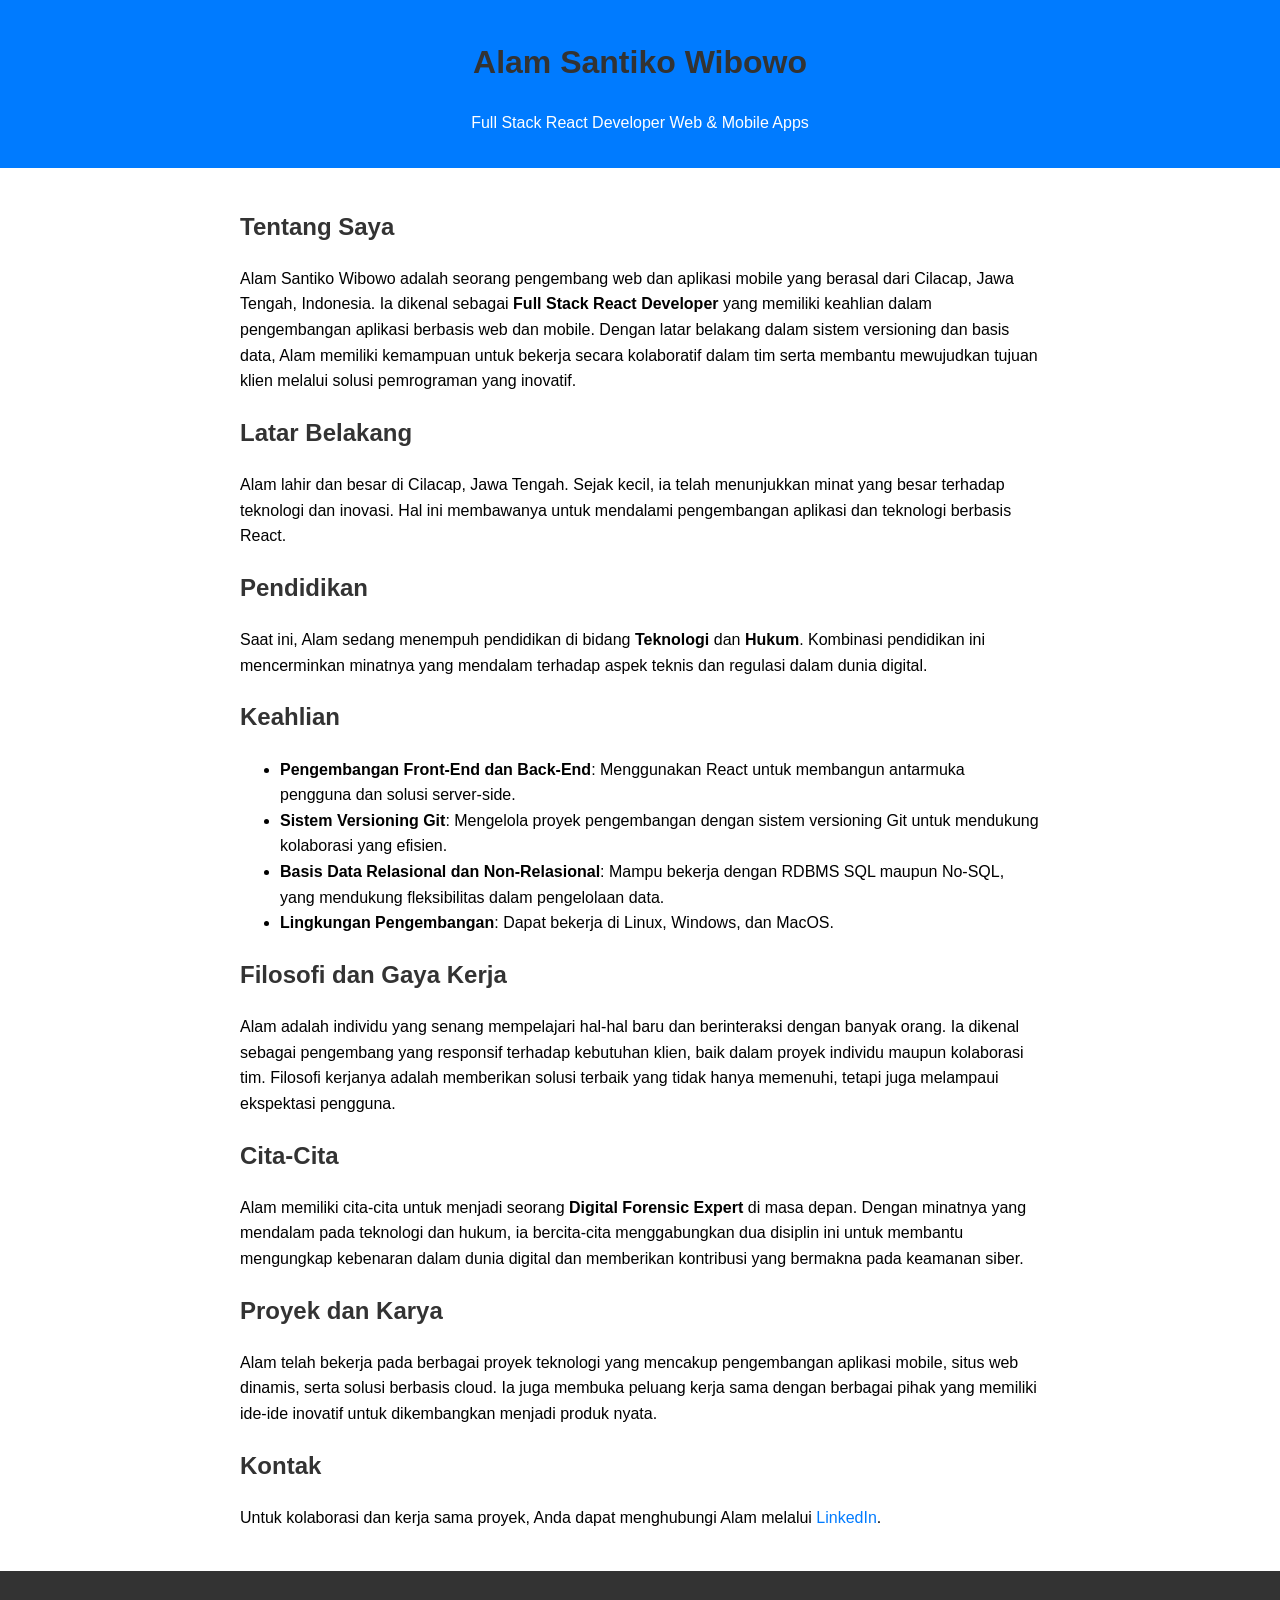
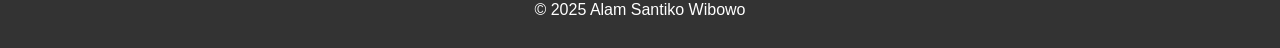
<file: design1/index.html>
<!DOCTYPE html>
<html lang="id">
<head>
    <meta charset="UTF-8">
    <meta name="viewport" content="width=device-width, initial-scale=1.0">
    <title>Alam Santiko Wibowo - Full Stack React Developer</title>
    <style>
        body {
            font-family: Arial, sans-serif;
            margin: 0;
            padding: 0;
            line-height: 1.6;
        }
        header {
            background: #007BFF;
            color: #fff;
            padding: 1rem 0;
            text-align: center;
        }
        .container {
            padding: 20px;
            max-width: 800px;
            margin: auto;
        }
        section {
            margin-bottom: 20px;
        }
        h1, h2 {
            color: #333;
        }
        footer {
            background: #333;
            color: #fff;
            text-align: center;
            padding: 10px 0;
            position: relative;
            bottom: 0;
            width: 100%;
        }
        a {
            color: #007BFF;
            text-decoration: none;
        }
        a:hover {
            text-decoration: underline;
        }
    </style>
</head>
<body>
    <header>
        <h1>Alam Santiko Wibowo</h1>
        <p>Full Stack React Developer Web & Mobile Apps</p>
    </header>
    <div class="container">
        <section id="about">
            <h2>Tentang Saya</h2>
            <p>Alam Santiko Wibowo adalah seorang pengembang web dan aplikasi mobile yang berasal dari Cilacap, Jawa Tengah, Indonesia. Ia dikenal sebagai <strong>Full Stack React Developer</strong> yang memiliki keahlian dalam pengembangan aplikasi berbasis web dan mobile. Dengan latar belakang dalam sistem versioning dan basis data, Alam memiliki kemampuan untuk bekerja secara kolaboratif dalam tim serta membantu mewujudkan tujuan klien melalui solusi pemrograman yang inovatif.</p>
        </section>

        <section id="background">
            <h2>Latar Belakang</h2>
            <p>Alam lahir dan besar di Cilacap, Jawa Tengah. Sejak kecil, ia telah menunjukkan minat yang besar terhadap teknologi dan inovasi. Hal ini membawanya untuk mendalami pengembangan aplikasi dan teknologi berbasis React.</p>
        </section>

        <section id="education">
            <h2>Pendidikan</h2>
            <p>Saat ini, Alam sedang menempuh pendidikan di bidang <strong>Teknologi</strong> dan <strong>Hukum</strong>. Kombinasi pendidikan ini mencerminkan minatnya yang mendalam terhadap aspek teknis dan regulasi dalam dunia digital.</p>
        </section>

        <section id="skills">
            <h2>Keahlian</h2>
            <ul>
                <li><strong>Pengembangan Front-End dan Back-End</strong>: Menggunakan React untuk membangun antarmuka pengguna dan solusi server-side.</li>
                <li><strong>Sistem Versioning Git</strong>: Mengelola proyek pengembangan dengan sistem versioning Git untuk mendukung kolaborasi yang efisien.</li>
                <li><strong>Basis Data Relasional dan Non-Relasional</strong>: Mampu bekerja dengan RDBMS SQL maupun No-SQL, yang mendukung fleksibilitas dalam pengelolaan data.</li>
                <li><strong>Lingkungan Pengembangan</strong>: Dapat bekerja di Linux, Windows, dan MacOS.</li>
            </ul>
        </section>

        <section id="philosophy">
            <h2>Filosofi dan Gaya Kerja</h2>
            <p>Alam adalah individu yang senang mempelajari hal-hal baru dan berinteraksi dengan banyak orang. Ia dikenal sebagai pengembang yang responsif terhadap kebutuhan klien, baik dalam proyek individu maupun kolaborasi tim. Filosofi kerjanya adalah memberikan solusi terbaik yang tidak hanya memenuhi, tetapi juga melampaui ekspektasi pengguna.</p>
        </section>

        <section id="goals">
            <h2>Cita-Cita</h2>
            <p>Alam memiliki cita-cita untuk menjadi seorang <strong>Digital Forensic Expert</strong> di masa depan. Dengan minatnya yang mendalam pada teknologi dan hukum, ia bercita-cita menggabungkan dua disiplin ini untuk membantu mengungkap kebenaran dalam dunia digital dan memberikan kontribusi yang bermakna pada keamanan siber.</p>
        </section>

        <section id="projects">
            <h2>Proyek dan Karya</h2>
            <p>Alam telah bekerja pada berbagai proyek teknologi yang mencakup pengembangan aplikasi mobile, situs web dinamis, serta solusi berbasis cloud. Ia juga membuka peluang kerja sama dengan berbagai pihak yang memiliki ide-ide inovatif untuk dikembangkan menjadi produk nyata.</p>
        </section>

        <section id="contact">
            <h2>Kontak</h2>
            <p>Untuk kolaborasi dan kerja sama proyek, Anda dapat menghubungi Alam melalui <a href="https://www.linkedin.com/in/alam-santiko-wibowo/" target="_blank">LinkedIn</a>.</p>
        </section>
    </div>
    <footer>
        <p>&copy; 2025 Alam Santiko Wibowo</p>
    </footer>
</body>
</html>
</file>
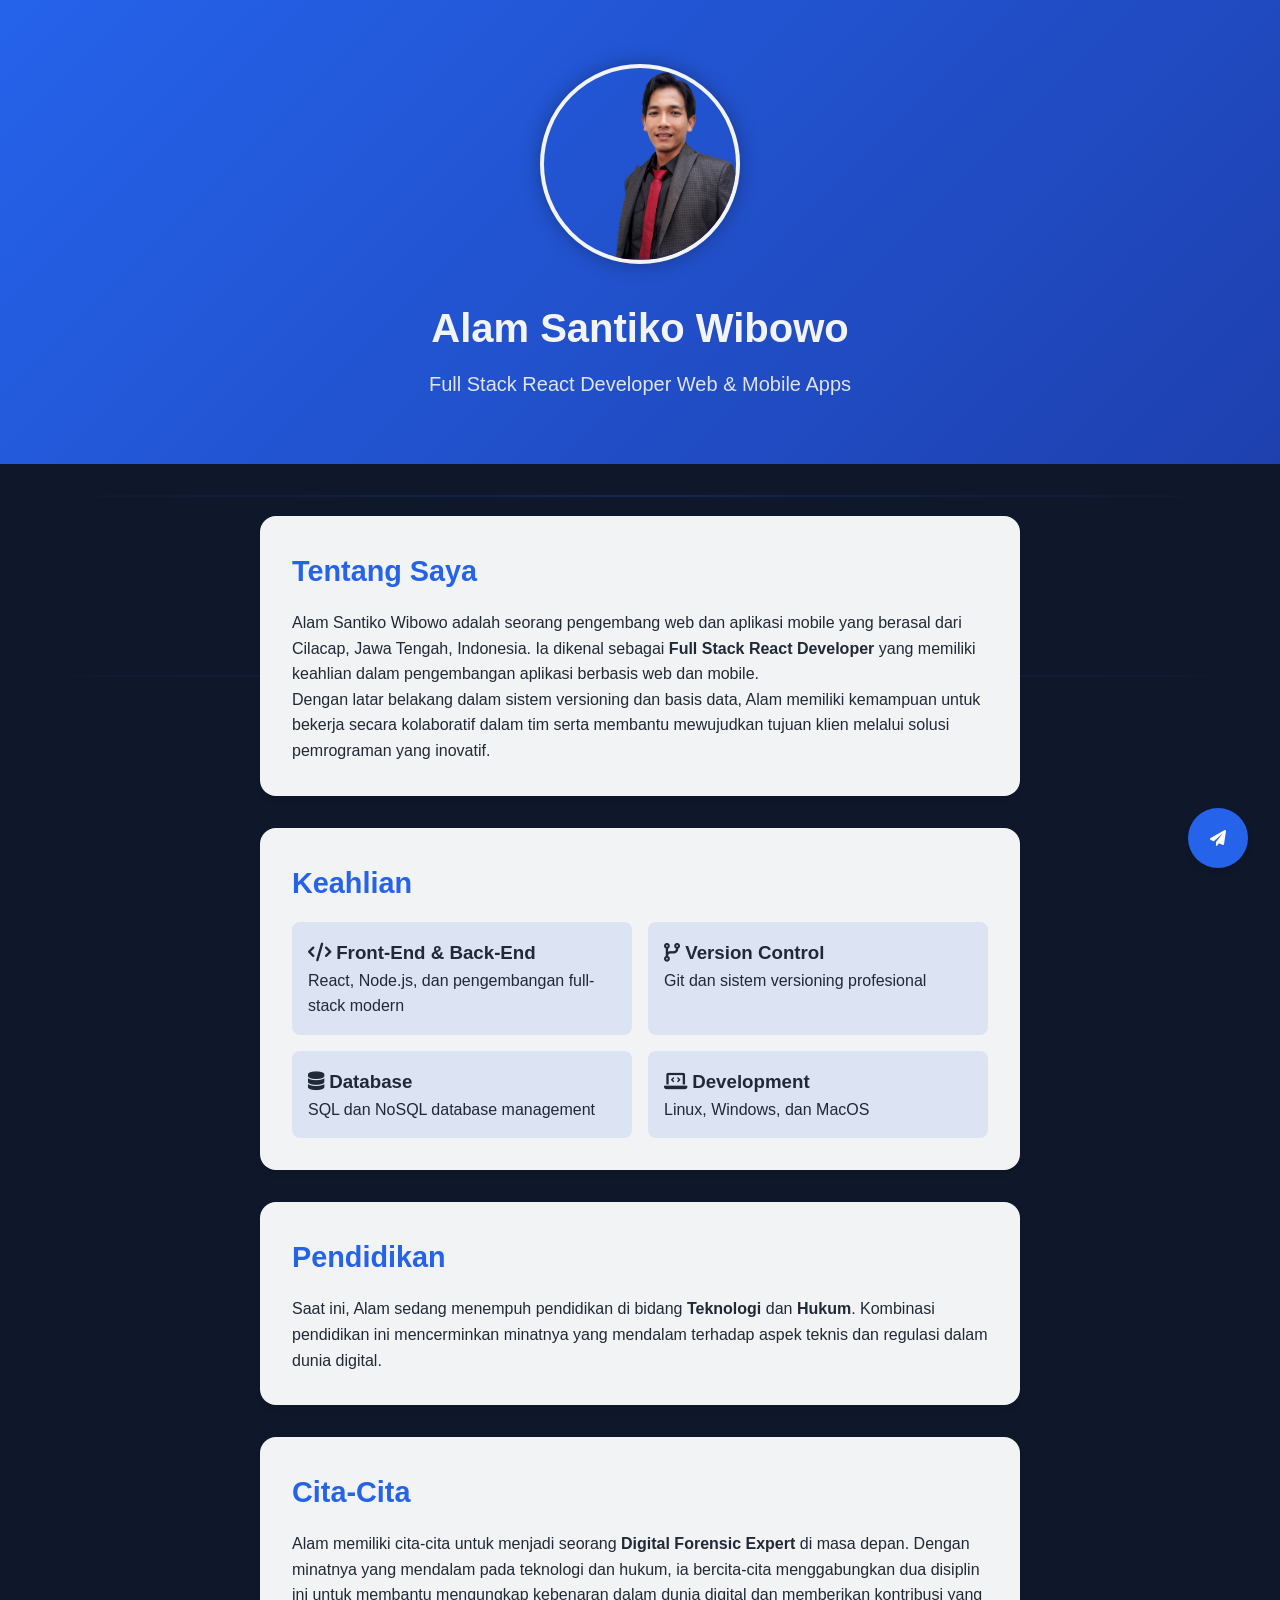
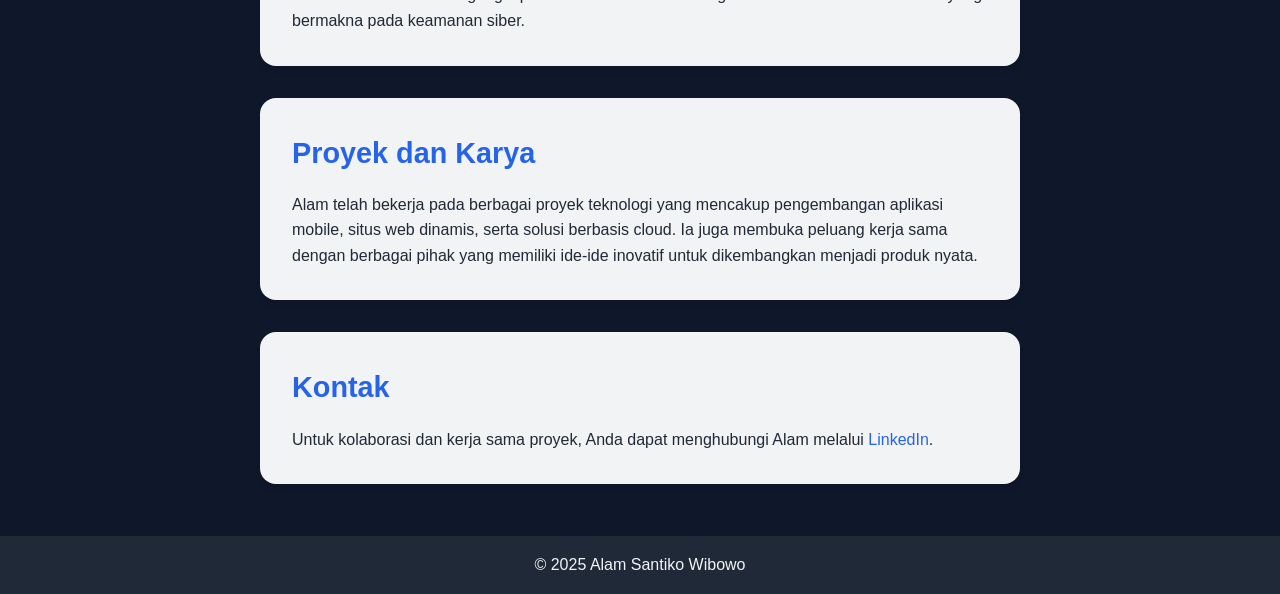
<file: design3/index.html>
<!DOCTYPE html>
<html lang="id">

<head>
    <meta charset="UTF-8">
    <meta name="viewport" content="width=device-width, initial-scale=1.0">
    <title>Alam Santiko Wibowo - Full Stack React Developer</title>
    <link href="https://cdnjs.cloudflare.com/ajax/libs/font-awesome/6.0.0/css/all.min.css" rel="stylesheet">
    <style>
        :root {
            --primary-color: #2563eb;
            --secondary-color: #1e40af;
            --text-color: #1f2937;
            --light-text: #f3f4f6;
            --background: #0f172a;
            --card-bg: rgba(255, 255, 255, 0.95);
        }

        * {
            margin: 0;
            padding: 0;
            box-sizing: border-box;
        }

        @keyframes float {
            0% {
                transform: translateY(0px);
            }

            50% {
                transform: translateY(-20px);
            }

            100% {
                transform: translateY(0px);
            }
        }

        @keyframes slide {
            0% {
                transform: translateX(-100%);
            }

            100% {
                transform: translateX(100%);
            }
        }

        @keyframes pulse {
            0% {
                transform: scale(1);
                box-shadow: 0 0 0 0 rgba(37, 99, 235, 0.7);
            }

            70% {
                transform: scale(1.05);
                box-shadow: 0 0 0 10px rgba(37, 99, 235, 0);
            }

            100% {
                transform: scale(1);
                box-shadow: 0 0 0 0 rgba(37, 99, 235, 0);
            }
        }

        body {
            font-family: 'Inter', Arial, sans-serif;
            line-height: 1.6;
            background: var(--background);
            color: var(--text-color);
            overflow-x: hidden;
        }

        .tech-background {
            position: fixed;
            top: 0;
            left: 0;
            right: 0;
            bottom: 0;
            z-index: -1;
            overflow: hidden;
        }

        .tech-line {
            position: absolute;
            background: linear-gradient(90deg, transparent, var(--primary-color), transparent);
            height: 2px;
            width: 100%;
            animation: slide 8s linear infinite;
            opacity: 0.2;
        }

        .tech-line:nth-child(1) {
            top: 15%;
            animation-delay: 0s;
        }

        .tech-line:nth-child(2) {
            top: 35%;
            animation-delay: 2s;
        }

        .tech-line:nth-child(3) {
            top: 55%;
            animation-delay: 4s;
        }

        .tech-line:nth-child(4) {
            top: 75%;
            animation-delay: 6s;
        }

        /* Hero Section with Avatar */
        .hero {
            background: linear-gradient(135deg, var(--primary-color), var(--secondary-color));
            color: var(--light-text);
            padding: 4rem 0;
            text-align: center;
            position: relative;
            overflow: hidden;
        }

        .avatar-container {
            width: 200px;
            height: 200px;
            margin: 0 auto 2rem;
            border-radius: 50%;
            overflow: hidden;
            border: 4px solid var(--light-text);
            box-shadow: 0 0 20px rgba(0, 0, 0, 0.3);
            animation: float 6s ease-in-out infinite;
        }

        .avatar-container img {
            width: 100%;
            height: 100%;
            object-fit: contain;
        }

        .hero h1 {
            font-size: 2.5rem;
            margin-bottom: 0.5rem;
        }

        .hero p {
            font-size: 1.25rem;
            opacity: 0.9;
        }

        .container {
            max-width: 800px;
            margin: auto;
            padding: 20px;
            position: relative;
        }

        section {
            background: var(--card-bg);
            margin: 2rem 0;
            padding: 2rem;
            border-radius: 1rem;
            box-shadow: 0 4px 6px -1px rgba(0, 0, 0, 0.1);
            transition: transform 0.3s ease;
        }

        section:hover {
            transform: translateY(-5px);
        }

        /* Floating Action Button */
        .fab {
            position: fixed;
            bottom: 2rem;
            right: 2rem;
            width: 60px;
            height: 60px;
            background: var(--primary-color);
            border-radius: 50%;
            display: flex;
            align-items: center;
            justify-content: center;
            color: white;
            text-decoration: none;
            box-shadow: 0 4px 6px rgba(0, 0, 0, 0.1);
            cursor: pointer;
            transition: all 0.3s ease;
            animation: pulse 2s infinite;
            z-index: 1000;
        }

        .fab:hover {
            transform: scale(1.1);
            background: var(--secondary-color);
        }

        .fab i {
            font-size: 32px;
        }

        h2 {
            color: var(--primary-color);
            margin-bottom: 1rem;
            font-size: 1.8rem;
        }

        ul {
            list-style-position: inside;
            padding-left: 1rem;
        }

        li {
            margin: 0.5rem 0;
        }

        a {
            color: var(--primary-color);
            text-decoration: none;
            transition: color 0.3s ease;
        }

        a:hover {
            color: var(--secondary-color);
        }

        footer {
            background: var(--text-color);
            color: var(--light-text);
            text-align: center;
            padding: 1rem 0;
            position: relative;
            width: 100%;
        }

        /* Skills Grid */
        .skills-grid {
            display: grid;
            grid-template-columns: repeat(auto-fit, minmax(250px, 1fr));
            gap: 1rem;
            margin-top: 1rem;
        }

        .skill-card {
            background: rgba(37, 99, 235, 0.1);
            padding: 1rem;
            border-radius: 0.5rem;
            transition: all 0.3s ease;
        }

        .skill-card:hover {
            background: rgba(37, 99, 235, 0.2);
            transform: translateY(-2px);
        }

        @media (max-width: 768px) {
            .container {
                padding: 10px;
            }

            section {
                padding: 1rem;
            }

            .hero h1 {
                font-size: 2rem;
            }

            .avatar-container {
                width: 150px;
                height: 150px;
            }
        }
    </style>
    <style>
        .chat-widget {
            position: fixed;
            bottom: 80px;
            right: 2rem;
            width: 300px;
            background: white;
            border-radius: 1rem;
            box-shadow: 0 4px 12px rgba(0, 0, 0, 0.15);
            transform: scale(0);
            opacity: 0;
            transform-origin: bottom right;
            transition: all 0.3s ease;
            z-index: 999;
        }

        .chat-widget.active {
            transform: scale(1);
            opacity: 1;
        }

        .chat-header {
            background: var(--primary-color);
            color: white;
            padding: 1rem;
            border-radius: 1rem 1rem 0 0;
            display: flex;
            align-items: center;
            gap: 1rem;
        }

        .chat-header img {
            width: 40px;
            height: 40px;
            border-radius: 50%;
            border: 2px solid white;
        }

        .chat-header-info h3 {
            margin: 0;
            font-size: 1rem;
        }

        .chat-header-info p {
            margin: 0;
            font-size: 0.8rem;
            opacity: 0.8;
        }

        .chat-body {
            padding: 1rem;
            max-height: 300px;
            overflow-y: auto;
        }

        .chat-message {
            margin-bottom: 1rem;
            padding: 0.8rem;
            border-radius: 0.5rem;
            max-width: 80%;
            position: relative;
        }

        .chat-message.received {
            background: #f0f0f0;
            margin-right: auto;
        }

        .chat-message.sent {
            background: var(--primary-color);
            color: white;
            margin-left: auto;
        }

        .chat-bubble {
            position: relative;
            background: var(--primary-color);
            color: var(--light-text);
            padding: 1rem;
            border-radius: 1rem;
            margin: 1rem 0;
            max-width: 80%;
        }

        .chat-bubble::after {
            content: '';
            position: absolute;
            left: -15px;
            top: 50%;
            border: 8px solid transparent;
            border-right-color: var(--primary-color);
            transform: translateY(-50%);
        }

        .chat-bubble.right {
            margin-left: auto;
            background: var(--secondary-color);
        }

        .chat-bubble.right::after {
            left: auto;
            right: -15px;
            border-right-color: transparent;
            border-left-color: var(--secondary-color);
        }

        

        .chat-footer {
            padding: 1rem;
            border-top: 1px solid #eee;
            display: flex;
            gap: 0.5rem;
        }

        .chat-input {
            flex: 1;
            padding: 0.5rem;
            border: 1px solid #ddd;
            border-radius: 1.5rem;
            outline: none;
        }

        .chat-send {
            background: var(--primary-color);
            color: white;
            border: none;
            width: 40px;
            height: 40px;
            border-radius: 50%;
            cursor: pointer;
            display: flex;
            align-items: center;
            justify-content: center;
            transition: background 0.3s ease;
        }

        .chat-send:hover {
            background: var(--secondary-color);
        }
    </style>
</head>

<body>
    <div class="tech-background">
        <div class="tech-line"></div>
        <div class="tech-line"></div>
        <div class="tech-line"></div>
        <div class="tech-line"></div>
    </div>

    <div class="hero">
        <div class="avatar-container">
            <img src="../images/avatar.png" alt="Alam Santiko Wibowo">
        </div>
        <h1>Alam Santiko Wibowo</h1>
        <p>Full Stack React Developer Web & Mobile Apps</p>
    </div>

    <div class="container">
        <section id="about">
            <h2>Tentang Saya</h2>
            <p>Alam Santiko Wibowo adalah seorang pengembang web dan aplikasi mobile yang berasal dari Cilacap, Jawa
                Tengah, Indonesia. Ia dikenal sebagai <strong>Full Stack React Developer</strong> yang memiliki keahlian
                dalam pengembangan aplikasi berbasis web dan mobile.</p>
            <p>Dengan latar belakang dalam sistem versioning dan basis data, Alam memiliki kemampuan untuk bekerja
                secara kolaboratif dalam tim serta membantu mewujudkan tujuan klien melalui solusi pemrograman yang
                inovatif.</p>
        </section>

        <section id="skills">
            <h2>Keahlian</h2>
            <div class="skills-grid">
                <div class="skill-card">
                    <h3><i class="fas fa-code"></i> Front-End & Back-End</h3>
                    <p>React, Node.js, dan pengembangan full-stack modern</p>
                </div>
                <div class="skill-card">
                    <h3><i class="fas fa-code-branch"></i> Version Control</h3>
                    <p>Git dan sistem versioning profesional</p>
                </div>
                <div class="skill-card">
                    <h3><i class="fas fa-database"></i> Database</h3>
                    <p>SQL dan NoSQL database management</p>
                </div>
                <div class="skill-card">
                    <h3><i class="fas fa-laptop-code"></i> Development</h3>
                    <p>Linux, Windows, dan MacOS</p>
                </div>
            </div>
        </section>

        <section id="education">
            <h2>Pendidikan</h2>
            <p>Saat ini, Alam sedang menempuh pendidikan di bidang <strong>Teknologi</strong> dan
                <strong>Hukum</strong>. Kombinasi pendidikan ini mencerminkan minatnya yang mendalam terhadap aspek
                teknis dan regulasi dalam dunia digital.</p>
        </section>

        <section id="goals">
            <h2>Cita-Cita</h2>
            <p>Alam memiliki cita-cita untuk menjadi seorang <strong>Digital Forensic Expert</strong> di masa depan.
                Dengan minatnya yang mendalam pada teknologi dan hukum, ia bercita-cita menggabungkan dua disiplin ini
                untuk membantu mengungkap kebenaran dalam dunia digital dan memberikan kontribusi yang bermakna pada
                keamanan siber.</p>
        </section>

        <section id="projects">
            <h2>Proyek dan Karya</h2>
            <p>Alam telah bekerja pada berbagai proyek teknologi yang mencakup pengembangan aplikasi mobile, situs web
                dinamis, serta solusi berbasis cloud. Ia juga membuka peluang kerja sama dengan berbagai pihak yang
                memiliki ide-ide inovatif untuk dikembangkan menjadi produk nyata.</p>
        </section>

        <section id="contact">
            <h2>Kontak</h2>
            <p>Untuk kolaborasi dan kerja sama proyek, Anda dapat menghubungi Alam melalui <a
                    href="https://www.linkedin.com/in/alam-santiko-wibowo/" target="_blank">LinkedIn</a>.</p>
        </section>
    </div>

    <!-- Chat Widget -->
    <div class="chat-widget" id="chatWidget">
        <div class="chat-header">
            <img src="../images/avatar.png" style="width: 40px; height: 40px;" alt="Alam Santiko Wibowo">
            <div class="chat-header-info">
                <h3>Alam Santiko Wibowo</h3>
                <p>Full Stack Developer</p>
            </div>
        </div>
        <div class="chat-body">
            <div class="chat-bubble">
                Halo! Terima kasih telah menghubungi saya. Ada yang bisa saya bantu?
            </div>
            <div class="chat-bubble right">
                Saya tertarik dengan layanan pengembangan web Anda.
            </div>
            <div class="chat-bubble">
                Tentu, saya siap membantu Anda mengembangkan solusi web yang sesuai dengan kebutuhan Anda. Bisa
                dijelaskan lebih detail tentang proyek yang Anda inginkan?
            </div>
        </div>
        <div class="chat-footer">
            <input type="text" class="chat-input" placeholder="Ketik pesan...">
            <button class="chat-send">
                <i class="fas fa-paper-plane"></i>
            </button>
        </div>
    </div>

    <!-- Floating Action Button -->
    <i class="fab fas fa-paper-plane" id="chatButton"></i>

    <script>
        // Chat Widget Toggle
        const chatButton = document.getElementById('chatButton');
        const chatWidget = document.getElementById('chatWidget');
        let isOpen = false;

        chatButton.addEventListener('click', () => {
            isOpen = !isOpen;
            chatWidget.classList.toggle('active', isOpen);
        });

        // Close chat when clicking outside
        document.addEventListener('click', (event) => {
            if (!chatWidget.contains(event.target) && !chatButton.contains(event.target) && isOpen) {
                isOpen = false;
                chatWidget.classList.remove('active');
            }
        });

        // Send message functionality
        const chatInput = document.querySelector('.chat-input');
        const sendButton = document.querySelector('.chat-send');
        const chatBody = document.querySelector('.chat-body');

        function sendMessage() {
            const message = chatInput.value.trim();
            if (message) {
                // Create and append new message
                const messageDiv = document.createElement('div');
                messageDiv.className = 'chat-bubble right';
                messageDiv.textContent = message;
                chatBody.appendChild(messageDiv);

                // Clear input
                chatInput.value = '';

                // Scroll to bottom
                chatBody.scrollTop = chatBody.scrollHeight;

                // Simulate response after 1 second
                setTimeout(() => {
                    const responseDiv = document.createElement('div');
                    responseDiv.className = 'chat-bubble';
                    responseDiv.textContent = 'Terima kasih atas pesannya. Saya akan segera menghubungi Anda melalui WhatsApp.';
                    chatBody.appendChild(responseDiv);
                    chatBody.scrollTop = chatBody.scrollHeight;
                }, 1000);
            }
        }

        sendButton.addEventListener('click', sendMessage);
        chatInput.addEventListener('keypress', (e) => {
            if (e.key === 'Enter') {
                sendMessage();
            }
        });
    </script>
    <footer>
        <p>&copy; 2025 Alam Santiko Wibowo</p>
    </footer>
</body>

</html>
</file>
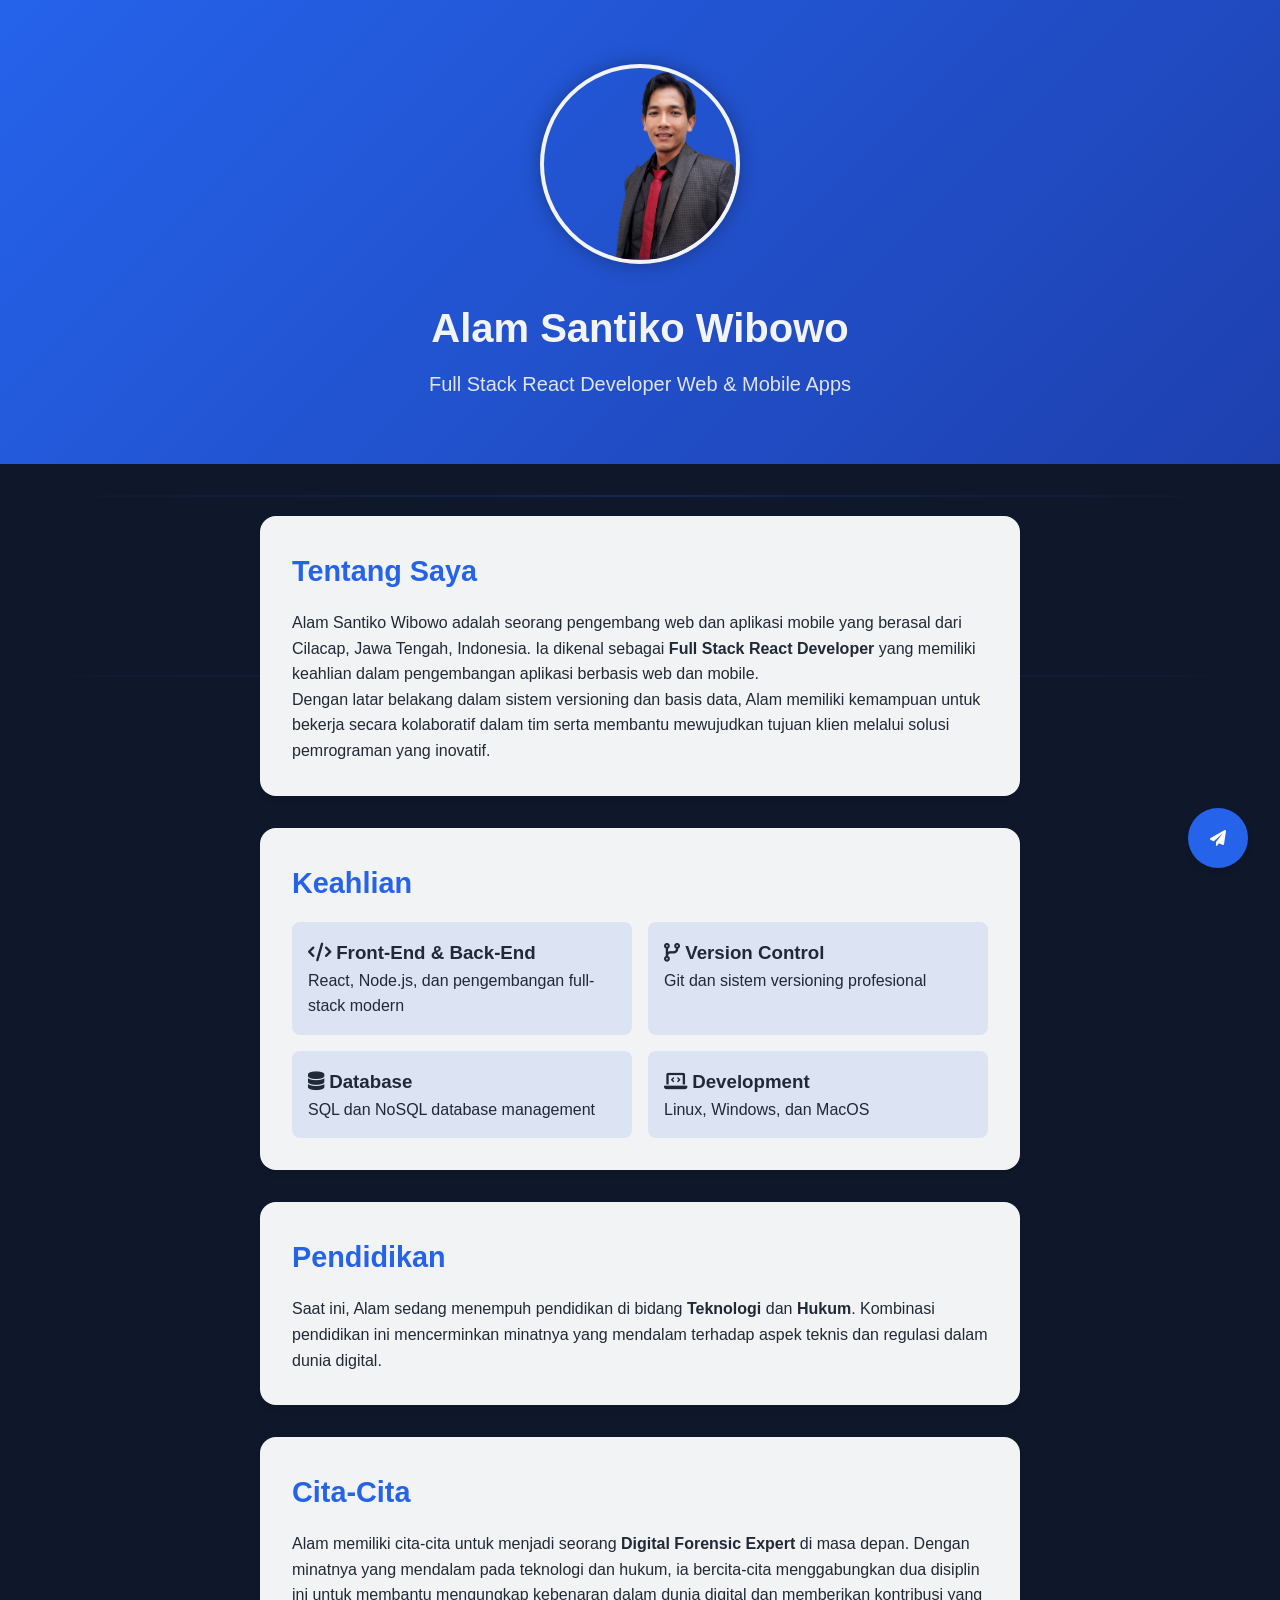
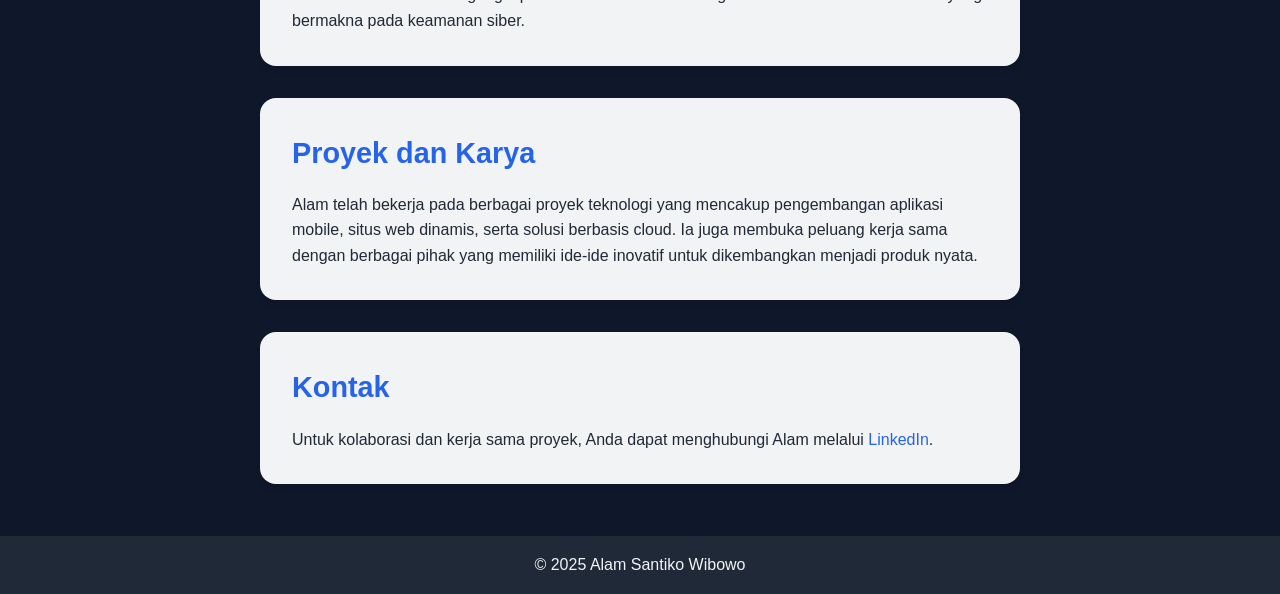
<file: design3/public/index.html>
<!DOCTYPE html>
<html lang="id">

<head>
    <meta charset="UTF-8">
    <meta name="viewport" content="width=device-width, initial-scale=1.0">
    <title>Alam Santiko Wibowo - Full Stack React Developer</title>
    <link href="https://cdnjs.cloudflare.com/ajax/libs/font-awesome/6.0.0/css/all.min.css" rel="stylesheet">
    <style>
        :root {
            --primary-color: #2563eb;
            --secondary-color: #1e40af;
            --text-color: #1f2937;
            --light-text: #f3f4f6;
            --background: #0f172a;
            --card-bg: rgba(255, 255, 255, 0.95);
        }

        * {
            margin: 0;
            padding: 0;
            box-sizing: border-box;
        }

        @keyframes float {
            0% {
                transform: translateY(0px);
            }

            50% {
                transform: translateY(-20px);
            }

            100% {
                transform: translateY(0px);
            }
        }

        @keyframes slide {
            0% {
                transform: translateX(-100%);
            }

            100% {
                transform: translateX(100%);
            }
        }

        @keyframes pulse {
            0% {
                transform: scale(1);
                box-shadow: 0 0 0 0 rgba(37, 99, 235, 0.7);
            }

            70% {
                transform: scale(1.05);
                box-shadow: 0 0 0 10px rgba(37, 99, 235, 0);
            }

            100% {
                transform: scale(1);
                box-shadow: 0 0 0 0 rgba(37, 99, 235, 0);
            }
        }

        body {
            font-family: 'Inter', Arial, sans-serif;
            line-height: 1.6;
            background: var(--background);
            color: var(--text-color);
            overflow-x: hidden;
        }

        .tech-background {
            position: fixed;
            top: 0;
            left: 0;
            right: 0;
            bottom: 0;
            z-index: -1;
            overflow: hidden;
        }

        .tech-line {
            position: absolute;
            background: linear-gradient(90deg, transparent, var(--primary-color), transparent);
            height: 2px;
            width: 100%;
            animation: slide 8s linear infinite;
            opacity: 0.2;
        }

        .tech-line:nth-child(1) {
            top: 15%;
            animation-delay: 0s;
        }

        .tech-line:nth-child(2) {
            top: 35%;
            animation-delay: 2s;
        }

        .tech-line:nth-child(3) {
            top: 55%;
            animation-delay: 4s;
        }

        .tech-line:nth-child(4) {
            top: 75%;
            animation-delay: 6s;
        }

        /* Hero Section with Avatar */
        .hero {
            background: linear-gradient(135deg, var(--primary-color), var(--secondary-color));
            color: var(--light-text);
            padding: 4rem 0;
            text-align: center;
            position: relative;
            overflow: hidden;
        }

        .avatar-container {
            width: 200px;
            height: 200px;
            margin: 0 auto 2rem;
            border-radius: 50%;
            overflow: hidden;
            border: 4px solid var(--light-text);
            box-shadow: 0 0 20px rgba(0, 0, 0, 0.3);
            animation: float 6s ease-in-out infinite;
        }

        .avatar-container img {
            width: 100%;
            height: 100%;
            object-fit: contain;
        }

        .hero h1 {
            font-size: 2.5rem;
            margin-bottom: 0.5rem;
        }

        .hero p {
            font-size: 1.25rem;
            opacity: 0.9;
        }

        .container {
            max-width: 800px;
            margin: auto;
            padding: 20px;
            position: relative;
        }

        section {
            background: var(--card-bg);
            margin: 2rem 0;
            padding: 2rem;
            border-radius: 1rem;
            box-shadow: 0 4px 6px -1px rgba(0, 0, 0, 0.1);
            transition: transform 0.3s ease;
        }

        section:hover {
            transform: translateY(-5px);
        }

        /* Floating Action Button */
        .fab {
            position: fixed;
            bottom: 2rem;
            right: 2rem;
            width: 60px;
            height: 60px;
            background: var(--primary-color);
            border-radius: 50%;
            display: flex;
            align-items: center;
            justify-content: center;
            color: white;
            text-decoration: none;
            box-shadow: 0 4px 6px rgba(0, 0, 0, 0.1);
            cursor: pointer;
            transition: all 0.3s ease;
            animation: pulse 2s infinite;
            z-index: 1000;
        }

        .fab:hover {
            transform: scale(1.1);
            background: var(--secondary-color);
        }

        .fab i {
            font-size: 32px;
        }

        h2 {
            color: var(--primary-color);
            margin-bottom: 1rem;
            font-size: 1.8rem;
        }

        ul {
            list-style-position: inside;
            padding-left: 1rem;
        }

        li {
            margin: 0.5rem 0;
        }

        a {
            color: var(--primary-color);
            text-decoration: none;
            transition: color 0.3s ease;
        }

        a:hover {
            color: var(--secondary-color);
        }

        footer {
            background: var(--text-color);
            color: var(--light-text);
            text-align: center;
            padding: 1rem 0;
            position: relative;
            width: 100%;
        }

        /* Skills Grid */
        .skills-grid {
            display: grid;
            grid-template-columns: repeat(auto-fit, minmax(250px, 1fr));
            gap: 1rem;
            margin-top: 1rem;
        }

        .skill-card {
            background: rgba(37, 99, 235, 0.1);
            padding: 1rem;
            border-radius: 0.5rem;
            transition: all 0.3s ease;
        }

        .skill-card:hover {
            background: rgba(37, 99, 235, 0.2);
            transform: translateY(-2px);
        }

        @media (max-width: 768px) {
            .container {
                padding: 10px;
            }

            section {
                padding: 1rem;
            }

            .hero h1 {
                font-size: 2rem;
            }

            .avatar-container {
                width: 150px;
                height: 150px;
            }
        }
    </style>
    <style>
        .chat-widget {
            position: fixed;
            bottom: 80px;
            right: 2rem;
            width: 300px;
            background: white;
            border-radius: 1rem;
            box-shadow: 0 4px 12px rgba(0, 0, 0, 0.15);
            transform: scale(0);
            opacity: 0;
            transform-origin: bottom right;
            transition: all 0.3s ease;
            z-index: 999;
        }

        .chat-widget.active {
            transform: scale(1);
            opacity: 1;
        }

        .chat-header {
            background: var(--primary-color);
            color: white;
            padding: 1rem;
            border-radius: 1rem 1rem 0 0;
            display: flex;
            align-items: center;
            gap: 1rem;
        }

        .chat-header img {
            width: 40px;
            height: 40px;
            border-radius: 50%;
            border: 2px solid white;
        }

        .chat-header-info h3 {
            margin: 0;
            font-size: 1rem;
        }

        .chat-header-info p {
            margin: 0;
            font-size: 0.8rem;
            opacity: 0.8;
        }

        .chat-body {
            padding: 1rem;
            max-height: 300px;
            overflow-y: auto;
        }

        .chat-message {
            margin-bottom: 1rem;
            padding: 0.8rem;
            border-radius: 0.5rem;
            max-width: 80%;
            position: relative;
        }

        .chat-message.received {
            background: #f0f0f0;
            margin-right: auto;
        }

        .chat-message.sent {
            background: var(--primary-color);
            color: white;
            margin-left: auto;
        }

        .chat-bubble {
            position: relative;
            background: var(--primary-color);
            color: var(--light-text);
            padding: 1rem;
            border-radius: 1rem;
            margin: 1rem 0;
            max-width: 80%;
        }

        .chat-bubble::after {
            content: '';
            position: absolute;
            left: -15px;
            top: 50%;
            border: 8px solid transparent;
            border-right-color: var(--primary-color);
            transform: translateY(-50%);
        }

        .chat-bubble.right {
            margin-left: auto;
            background: var(--secondary-color);
        }

        .chat-bubble.right::after {
            left: auto;
            right: -15px;
            border-right-color: transparent;
            border-left-color: var(--secondary-color);
        }

        

        .chat-footer {
            padding: 1rem;
            border-top: 1px solid #eee;
            display: flex;
            gap: 0.5rem;
        }

        .chat-input {
            flex: 1;
            padding: 0.5rem;
            border: 1px solid #ddd;
            border-radius: 1.5rem;
            outline: none;
        }

        .chat-send {
            background: var(--primary-color);
            color: white;
            border: none;
            width: 40px;
            height: 40px;
            border-radius: 50%;
            cursor: pointer;
            display: flex;
            align-items: center;
            justify-content: center;
            transition: background 0.3s ease;
        }

        .chat-send:hover {
            background: var(--secondary-color);
        }
    </style>
</head>

<body>
    <div class="tech-background">
        <div class="tech-line"></div>
        <div class="tech-line"></div>
        <div class="tech-line"></div>
        <div class="tech-line"></div>
    </div>

    <div class="hero">
        <div class="avatar-container">
            <img src="./images/avatar.png" alt="Alam Santiko Wibowo">
        </div>
        <h1>Alam Santiko Wibowo</h1>
        <p>Full Stack React Developer Web & Mobile Apps</p>
    </div>

    <div class="container">
        <section id="about">
            <h2>Tentang Saya</h2>
            <p>Alam Santiko Wibowo adalah seorang pengembang web dan aplikasi mobile yang berasal dari Cilacap, Jawa
                Tengah, Indonesia. Ia dikenal sebagai <strong>Full Stack React Developer</strong> yang memiliki keahlian
                dalam pengembangan aplikasi berbasis web dan mobile.</p>
            <p>Dengan latar belakang dalam sistem versioning dan basis data, Alam memiliki kemampuan untuk bekerja
                secara kolaboratif dalam tim serta membantu mewujudkan tujuan klien melalui solusi pemrograman yang
                inovatif.</p>
        </section>

        <section id="skills">
            <h2>Keahlian</h2>
            <div class="skills-grid">
                <div class="skill-card">
                    <h3><i class="fas fa-code"></i> Front-End & Back-End</h3>
                    <p>React, Node.js, dan pengembangan full-stack modern</p>
                </div>
                <div class="skill-card">
                    <h3><i class="fas fa-code-branch"></i> Version Control</h3>
                    <p>Git dan sistem versioning profesional</p>
                </div>
                <div class="skill-card">
                    <h3><i class="fas fa-database"></i> Database</h3>
                    <p>SQL dan NoSQL database management</p>
                </div>
                <div class="skill-card">
                    <h3><i class="fas fa-laptop-code"></i> Development</h3>
                    <p>Linux, Windows, dan MacOS</p>
                </div>
            </div>
        </section>

        <section id="education">
            <h2>Pendidikan</h2>
            <p>Saat ini, Alam sedang menempuh pendidikan di bidang <strong>Teknologi</strong> dan
                <strong>Hukum</strong>. Kombinasi pendidikan ini mencerminkan minatnya yang mendalam terhadap aspek
                teknis dan regulasi dalam dunia digital.</p>
        </section>

        <section id="goals">
            <h2>Cita-Cita</h2>
            <p>Alam memiliki cita-cita untuk menjadi seorang <strong>Digital Forensic Expert</strong> di masa depan.
                Dengan minatnya yang mendalam pada teknologi dan hukum, ia bercita-cita menggabungkan dua disiplin ini
                untuk membantu mengungkap kebenaran dalam dunia digital dan memberikan kontribusi yang bermakna pada
                keamanan siber.</p>
        </section>

        <section id="projects">
            <h2>Proyek dan Karya</h2>
            <p>Alam telah bekerja pada berbagai proyek teknologi yang mencakup pengembangan aplikasi mobile, situs web
                dinamis, serta solusi berbasis cloud. Ia juga membuka peluang kerja sama dengan berbagai pihak yang
                memiliki ide-ide inovatif untuk dikembangkan menjadi produk nyata.</p>
        </section>

        <section id="contact">
            <h2>Kontak</h2>
            <p>Untuk kolaborasi dan kerja sama proyek, Anda dapat menghubungi Alam melalui <a
                    href="https://www.linkedin.com/in/alam-santiko-wibowo/" target="_blank">LinkedIn</a>.</p>
        </section>
    </div>

    <!-- Chat Widget -->
    <div class="chat-widget" id="chatWidget">
        <div class="chat-header">
            <img src="./images/avatar.png" style="width: 40px; height: 40px;" alt="Alam Santiko Wibowo">
            <div class="chat-header-info">
                <h3>Alam Santiko Wibowo</h3>
                <p>Full Stack Developer</p>
            </div>
        </div>
        <div class="chat-body">
            <div class="chat-bubble">
                Halo! Terima kasih telah menghubungi saya. Ada yang bisa saya bantu?
            </div>
            <div class="chat-bubble right">
                Saya tertarik dengan layanan pengembangan web Anda.
            </div>
            <div class="chat-bubble">
                Tentu, saya siap membantu Anda mengembangkan solusi web yang sesuai dengan kebutuhan Anda. Bisa
                dijelaskan lebih detail tentang proyek yang Anda inginkan?
            </div>
        </div>
        <div class="chat-footer">
            <input type="text" class="chat-input" placeholder="Ketik pesan...">
            <button class="chat-send">
                <i class="fas fa-paper-plane"></i>
            </button>
        </div>
    </div>

    <!-- Floating Action Button -->
    <i class="fab fas fa-paper-plane" id="chatButton"></i>

    <script>
        // Chat Widget Toggle
        const chatButton = document.getElementById('chatButton');
        const chatWidget = document.getElementById('chatWidget');
        let isOpen = false;

        chatButton.addEventListener('click', () => {
            isOpen = !isOpen;
            chatWidget.classList.toggle('active', isOpen);
        });

        // Close chat when clicking outside
        document.addEventListener('click', (event) => {
            if (!chatWidget.contains(event.target) && !chatButton.contains(event.target) && isOpen) {
                isOpen = false;
                chatWidget.classList.remove('active');
            }
        });

        // Send message functionality
        const chatInput = document.querySelector('.chat-input');
        const sendButton = document.querySelector('.chat-send');
        const chatBody = document.querySelector('.chat-body');

        function sendMessage() {
            const message = chatInput.value.trim();
            if (message) {
                // Create and append new message
                const messageDiv = document.createElement('div');
                messageDiv.className = 'chat-bubble right';
                messageDiv.textContent = message;
                chatBody.appendChild(messageDiv);

                // Clear input
                chatInput.value = '';

                // Scroll to bottom
                chatBody.scrollTop = chatBody.scrollHeight;

                // Simulate response after 1 second
                setTimeout(() => {
                    const responseDiv = document.createElement('div');
                    responseDiv.className = 'chat-bubble';
                    responseDiv.textContent = 'Terima kasih atas pesannya. Saya akan segera menghubungi Anda melalui WhatsApp.';
                    chatBody.appendChild(responseDiv);
                    chatBody.scrollTop = chatBody.scrollHeight;
                }, 1000);
            }
        }

        sendButton.addEventListener('click', sendMessage);
        chatInput.addEventListener('keypress', (e) => {
            if (e.key === 'Enter') {
                sendMessage();
            }
        });
    </script>
    <footer>
        <p>&copy; 2025 Alam Santiko Wibowo</p>
    </footer>
</body>

</html>
</file>
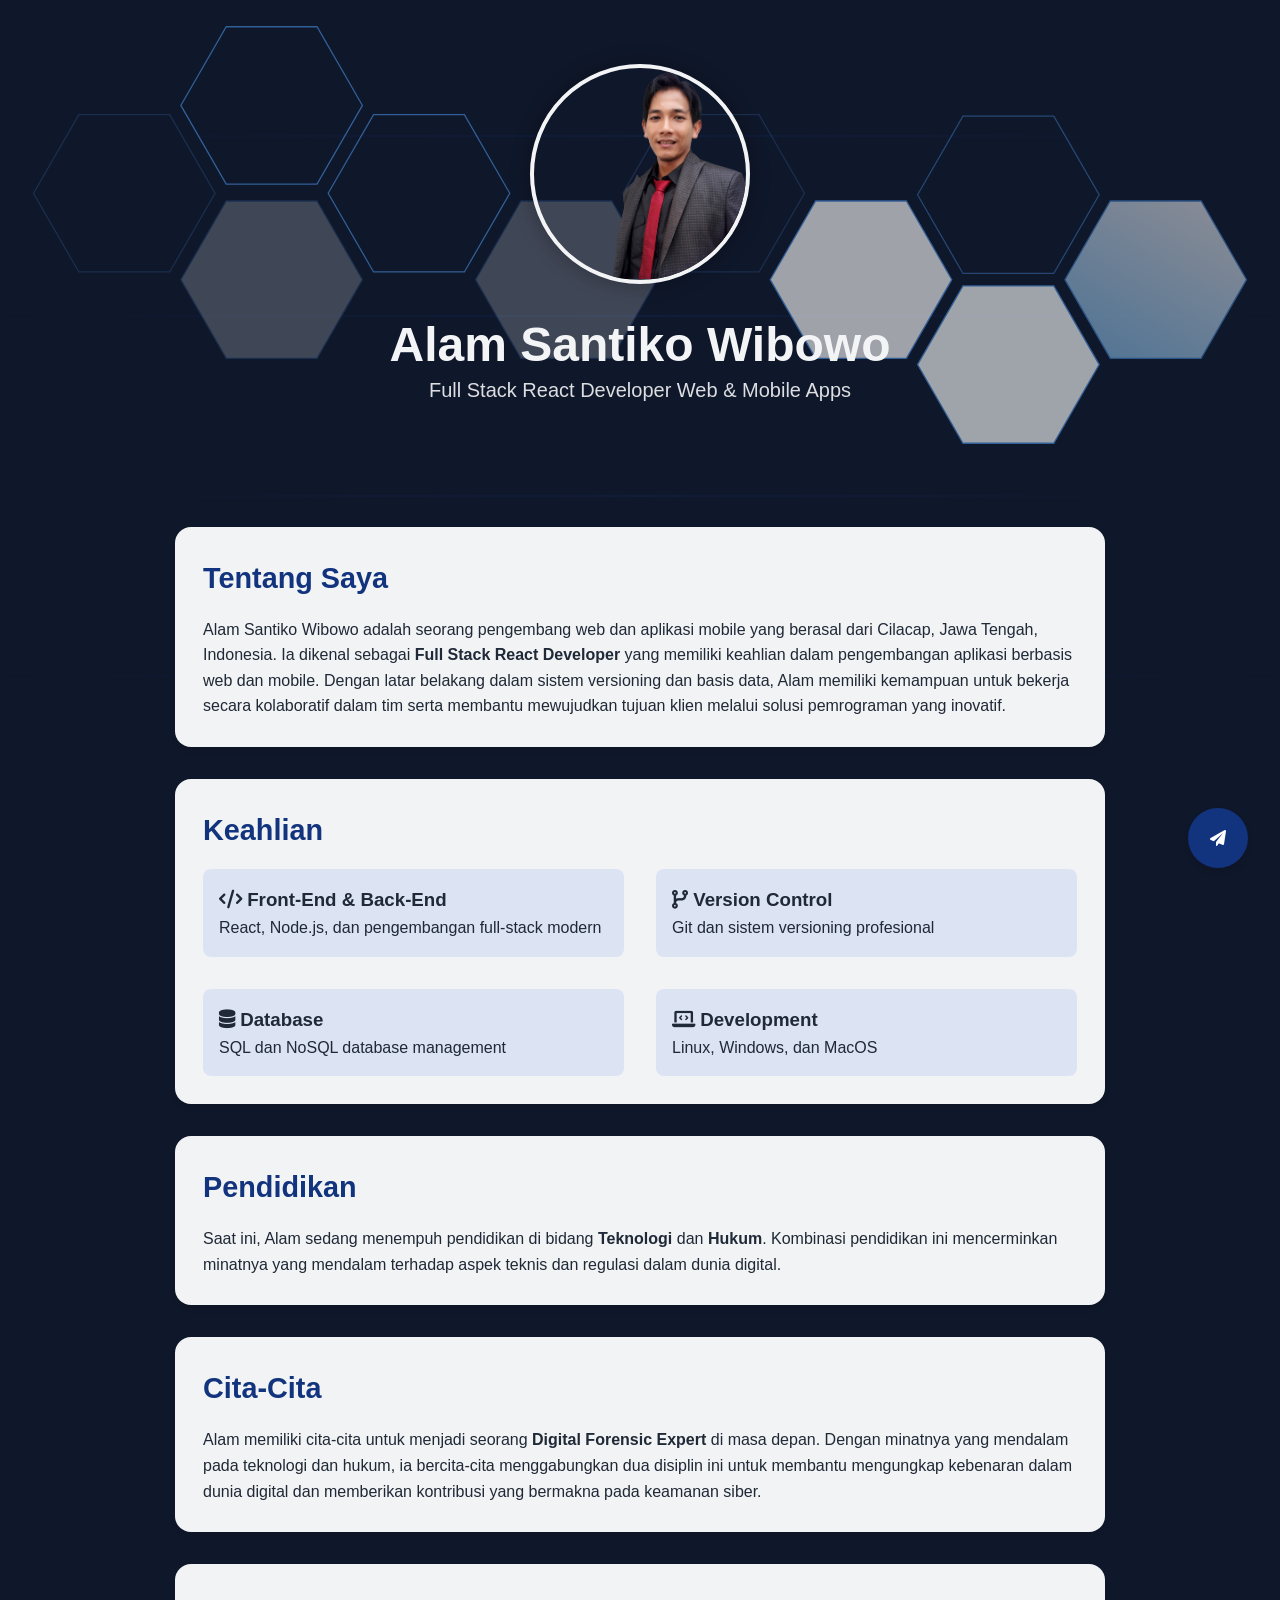
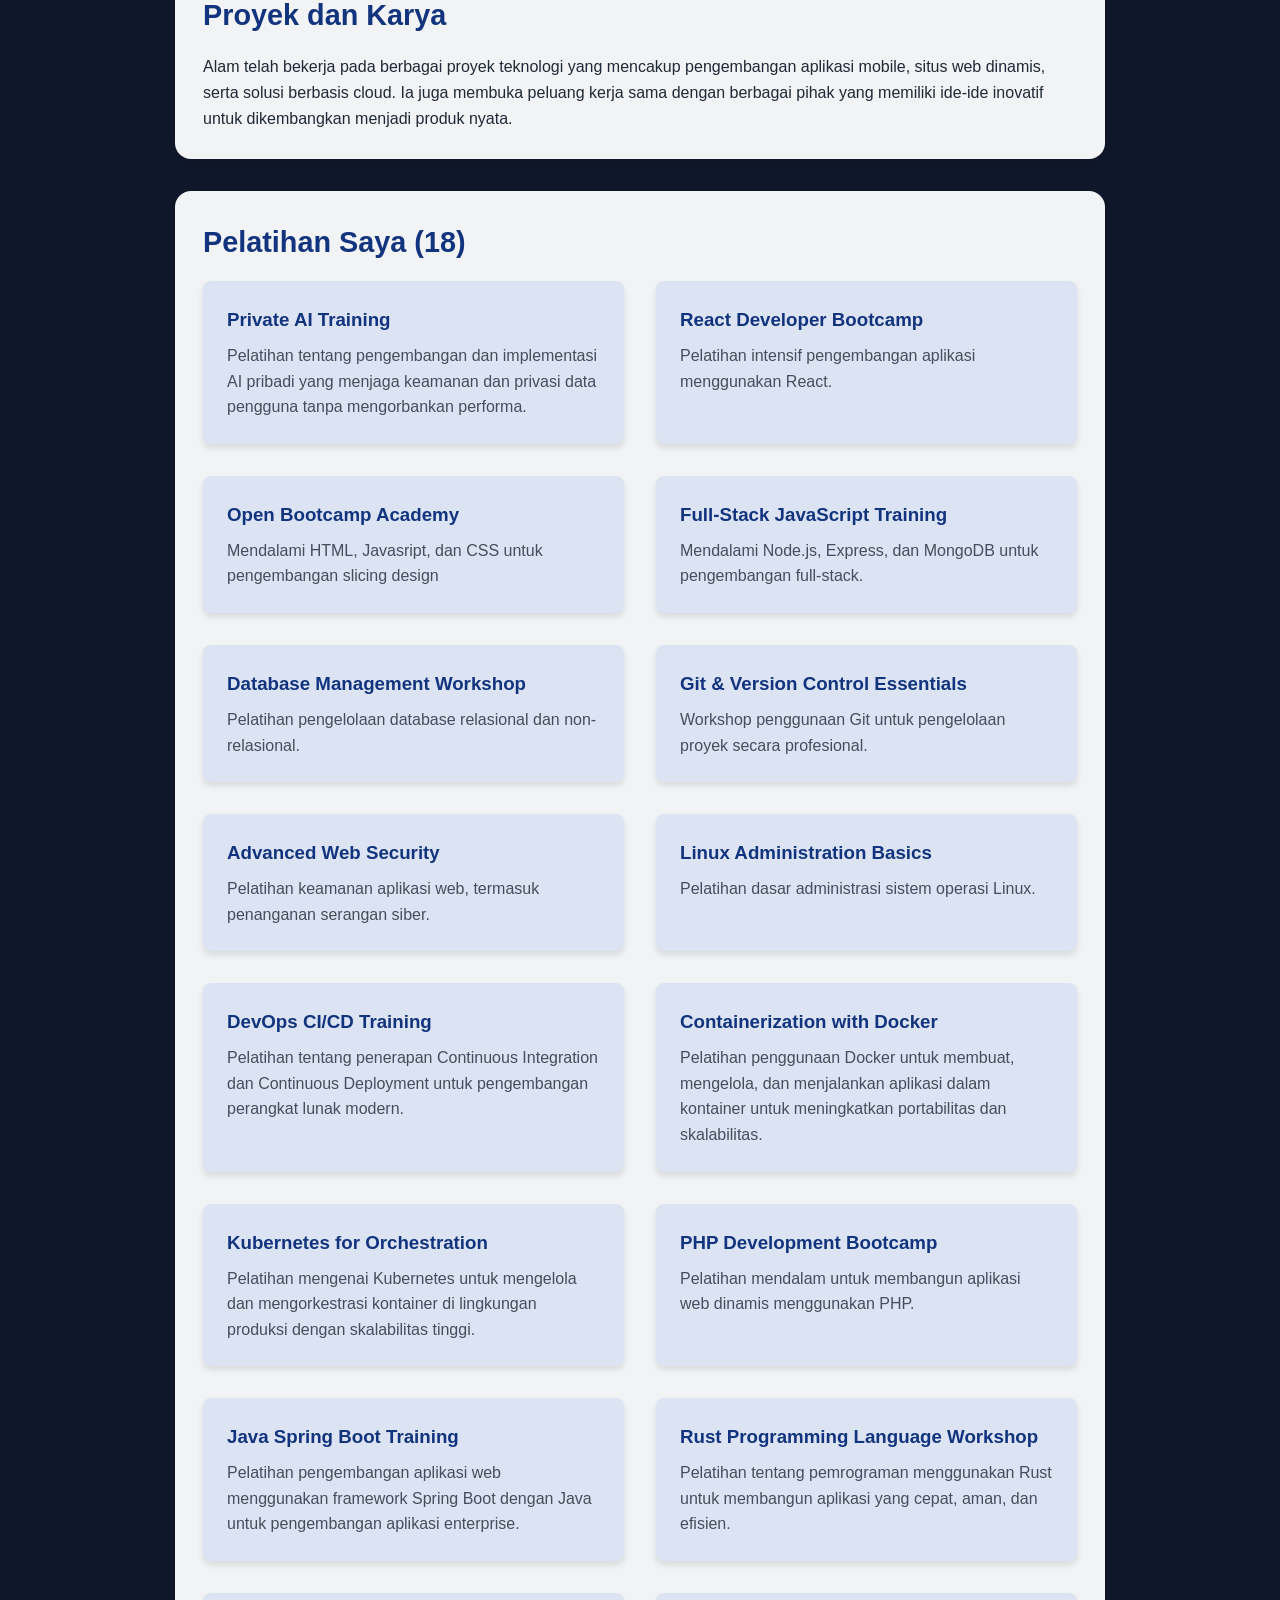
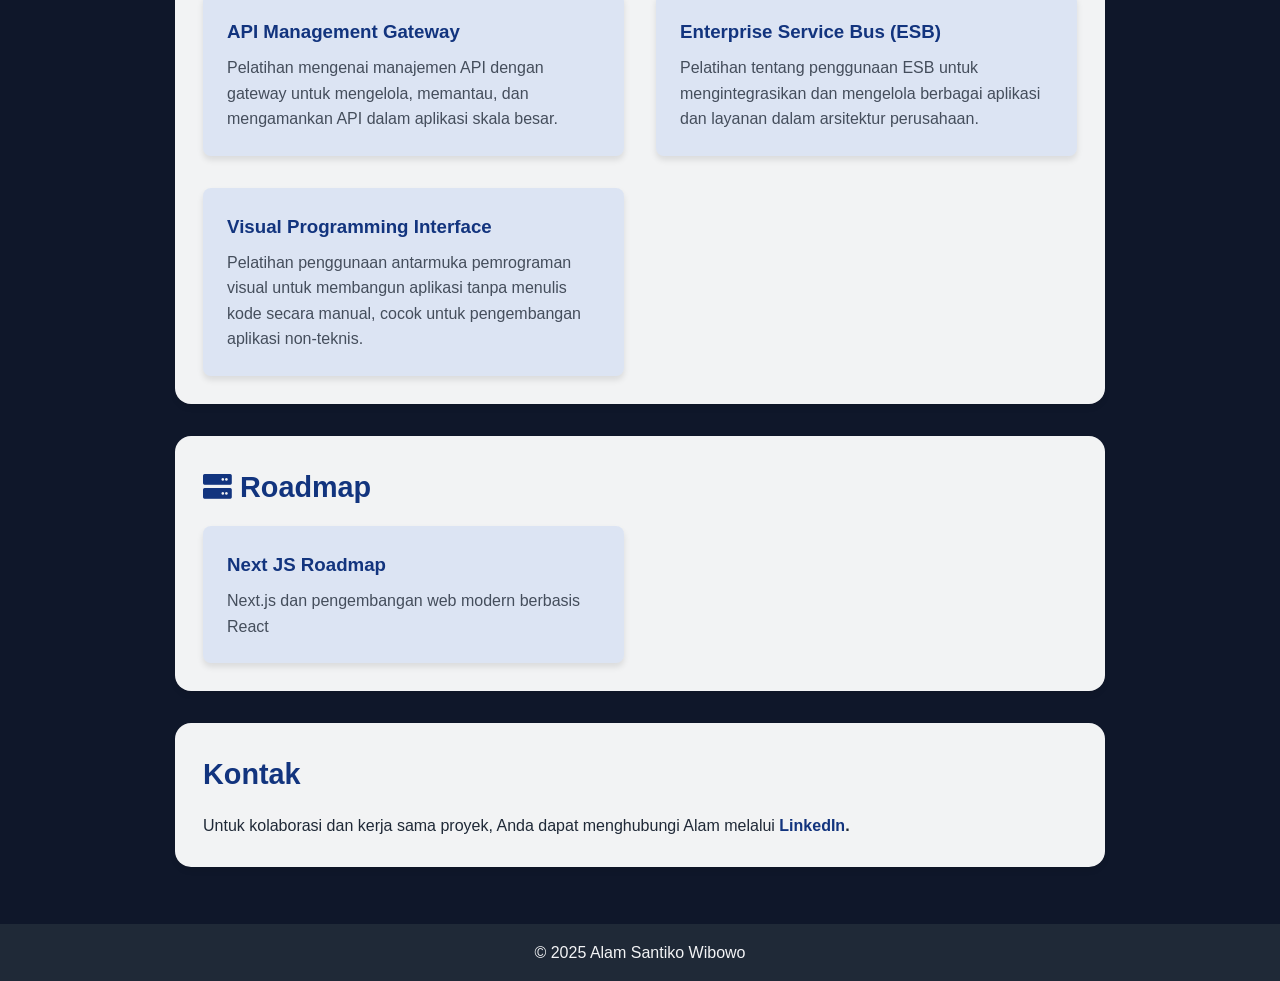
<file: master/public/index.html>
<!DOCTYPE html>
<html lang="id">

<head>
    <meta charset="UTF-8">
    <meta name="viewport" content="width=device-width, initial-scale=1.0">
    <meta name="description"
        content="Alam Santiko Wibowo, Full Stack React Developer with expertise in web and mobile apps development. Explore projects, skills, and training opportunities.">
    <meta name="keywords"
        content="Full Stack Developer, React Developer, Web Developer, Mobile App Developer, Digital Forensic Expert, Technology, Indonesia">
    <meta name="author" content="Alam Santiko Wibowo">
    <link rel="icon" href="./assets/images/favicon.ico" />
    <title>Alam Santiko Wibowo - Full Stack React Developer</title>
    <link href="https://cdnjs.cloudflare.com/ajax/libs/font-awesome/6.0.0/css/all.min.css" rel="stylesheet">
    <link rel="stylesheet" href="./assets/css/variables.css">
    <link rel="stylesheet" href="./assets/css/animations.css">
    <link rel="stylesheet" href="./assets/css/layout.css">
    <link rel="stylesheet" href="./assets/css/components.css">
    <link rel="stylesheet" href="./assets/css/responsive.css">

</head>

<body>
    <div class="tech-background">
        <div class="tech-line"></div>
        <div class="tech-line"></div>
        <div class="tech-line"></div>
        <div class="tech-line"></div>
    </div>

    <div class="hero">
        <div class="avatar-container">
            <img src="./assets/images/avatar.png" alt="Alam Santiko Wibowo">
        </div>
        <h1>Alam Santiko Wibowo</h1>
        <p>Full Stack React Developer Web & Mobile Apps</p>
    </div>

    <div class="container">
        <section id="about">
            <h2>Tentang Saya</h2>
            <p>Alam Santiko Wibowo adalah seorang pengembang web dan aplikasi mobile yang berasal dari Cilacap, Jawa
                Tengah, Indonesia. Ia dikenal sebagai <strong>Full Stack React Developer</strong> yang memiliki keahlian
                dalam pengembangan aplikasi berbasis web dan mobile. Dengan latar belakang dalam sistem versioning dan
                basis data, Alam memiliki kemampuan untuk bekerja
                secara kolaboratif dalam tim serta membantu mewujudkan tujuan klien melalui solusi pemrograman yang
                inovatif.</p>
        </section>

        <section id="skills">
            <h2>Keahlian</h2>
            <div class="skills-grid">
                <div class="skill-card">
                    <h3><i class="fas fa-code"></i> Front-End & Back-End</h3>
                    <p>React, Node.js, dan pengembangan full-stack modern</p>
                </div>
                <div class="skill-card">
                    <h3><i class="fas fa-code-branch"></i> Version Control</h3>
                    <p>Git dan sistem versioning profesional</p>
                </div>
                <div class="skill-card">
                    <h3><i class="fas fa-database"></i> Database</h3>
                    <p>SQL dan NoSQL database management</p>
                </div>
                <div class="skill-card">
                    <h3><i class="fas fa-laptop-code"></i> Development</h3>
                    <p>Linux, Windows, dan MacOS</p>
                </div>
            </div>
        </section>

        <section id="education">
            <h2>Pendidikan</h2>
            <p>Saat ini, Alam sedang menempuh pendidikan di bidang <strong>Teknologi</strong> dan
                <strong>Hukum</strong>. Kombinasi pendidikan ini mencerminkan minatnya yang mendalam terhadap aspek
                teknis dan regulasi dalam dunia digital.
            </p>
        </section>

        <section id="goals">
            <h2>Cita-Cita</h2>
            <p>Alam memiliki cita-cita untuk menjadi seorang <strong>Digital Forensic Expert</strong> di masa depan.
                Dengan minatnya yang mendalam pada teknologi dan hukum, ia bercita-cita menggabungkan dua disiplin ini
                untuk membantu mengungkap kebenaran dalam dunia digital dan memberikan kontribusi yang bermakna pada
                keamanan siber.</p>
        </section>

        <section id="projects">
            <h2>Proyek dan Karya</h2>
            <p>Alam telah bekerja pada berbagai proyek teknologi yang mencakup pengembangan aplikasi mobile, situs web
                dinamis, serta solusi berbasis cloud. Ia juga membuka peluang kerja sama dengan berbagai pihak yang
                memiliki ide-ide inovatif untuk dikembangkan menjadi produk nyata.</p>
        </section>

        <section id="trainings">
            <h2>Pelatihan Saya (<span id="count-training"></span>)</h2>
            <div class="training-grid">
                <div class="training-card" onclick="openPopup('/pages/private-ai/')">
                    <h3>Private AI Training</h3>
                    <p>Pelatihan tentang pengembangan dan implementasi AI pribadi yang menjaga keamanan dan privasi data
                        pengguna tanpa mengorbankan performa.</p>
                </div>
                <div class="training-card" onclick="openPopup('/pages/react-bootcamp/')">
                    <h3>React Developer Bootcamp</h3>
                    <p>Pelatihan intensif pengembangan aplikasi menggunakan React.</p>
                </div>
                <div class="training-card" onclick="openPopup('/pages/open-bootcamp/')">
                    <h3>Open Bootcamp Academy</h3>
                    <p>Mendalami HTML, Javasript, dan CSS untuk pengembangan slicing design</p>
                </div>
                <div class="training-card" onclick="openPopup('/pages/soon/')">
                    <h3>Full-Stack JavaScript Training</h3>
                    <p>Mendalami Node.js, Express, dan MongoDB untuk pengembangan full-stack.</p>
                </div>
                <div class="training-card" onclick="openPopup('/pages/soon/')">
                    <h3>Database Management Workshop</h3>
                    <p>Pelatihan pengelolaan database relasional dan non-relasional.</p>
                </div>
                <div class="training-card" onclick="openPopup('/pages/soon/')">
                    <h3>Git & Version Control Essentials</h3>
                    <p>Workshop penggunaan Git untuk pengelolaan proyek secara profesional.</p>
                </div>
                <div class="training-card" onclick="openPopup('/pages/soon/')">
                    <h3>Advanced Web Security</h3>
                    <p>Pelatihan keamanan aplikasi web, termasuk penanganan serangan siber.</p>
                </div>
                <div class="training-card" onclick="openPopup('/pages/soon/')">
                    <h3>Linux Administration Basics</h3>
                    <p>Pelatihan dasar administrasi sistem operasi Linux.</p>
                </div>
                <!-- New Training Cards Added -->
                <div class="training-card" onclick="openPopup('/pages/soon/')">
                    <h3>DevOps CI/CD Training</h3>
                    <p>Pelatihan tentang penerapan Continuous Integration dan Continuous Deployment untuk pengembangan
                        perangkat lunak modern.</p>
                </div>
                <div class="training-card" onclick="openPopup('/pages/soon/')">
                    <h3>Containerization with Docker</h3>
                    <p>Pelatihan penggunaan Docker untuk membuat, mengelola, dan menjalankan aplikasi dalam kontainer
                        untuk meningkatkan portabilitas dan skalabilitas.</p>
                </div>
                <div class="training-card" onclick="openPopup('/pages/soon/')">
                    <h3>Kubernetes for Orchestration</h3>
                    <p>Pelatihan mengenai Kubernetes untuk mengelola dan mengorkestrasi kontainer di lingkungan produksi
                        dengan skalabilitas tinggi.</p>
                </div>
                <div class="training-card" onclick="openPopup('/pages/soon/')">
                    <h3>PHP Development Bootcamp</h3>
                    <p>Pelatihan mendalam untuk membangun aplikasi web dinamis menggunakan PHP.</p>
                </div>
                <div class="training-card" onclick="openPopup('/pages/soon/')">
                    <h3>Java Spring Boot Training</h3>
                    <p>Pelatihan pengembangan aplikasi web menggunakan framework Spring Boot dengan Java untuk
                        pengembangan aplikasi enterprise.</p>
                </div>
                <div class="training-card" onclick="openPopup('/pages/soon/')">
                    <h3>Rust Programming Language Workshop</h3>
                    <p>Pelatihan tentang pemrograman menggunakan Rust untuk membangun aplikasi yang cepat, aman, dan
                        efisien.</p>
                </div>
                <!-- Additional New Training Cards -->
                <div class="training-card" onclick="openPopup('/pages/soon/')">
                    <h3>API Management Gateway</h3>
                    <p>Pelatihan mengenai manajemen API dengan gateway untuk mengelola, memantau, dan mengamankan API
                        dalam aplikasi skala besar.</p>
                </div>
                <div class="training-card" onclick="openPopup('/pages/soon/')">
                    <h3>Enterprise Service Bus (ESB)</h3>
                    <p>Pelatihan tentang penggunaan ESB untuk mengintegrasikan dan mengelola berbagai aplikasi dan
                        layanan dalam arsitektur perusahaan.</p>
                </div>
                <div class="training-card" onclick="openPopup('/pages/soon/')">
                    <h3>Visual Programming Interface</h3>
                    <p>Pelatihan penggunaan antarmuka pemrograman visual untuk membangun aplikasi tanpa menulis kode
                        secara manual, cocok untuk pengembangan aplikasi non-teknis.</p>
                </div>
            </div>

        </section>

        <section id="tech-roadmap">
            <h2><i class="fas fa-server"></i> Roadmap</h2>
            <div class="training-grid">
                <div class="training-card" onclick="openPopup('/roadmap/nextjs/')">
                    <h3>Next JS Roadmap</h3>
                    <p>Next.js dan pengembangan web modern berbasis React</p>
                </div>
            </div>
        </section>

        <!-- Pop-up -->
        <div id="popup" class="popup">
            <div class="popup-content">
                <button class="close-popup" onclick="closePopup()">✖</button>
                <button class="fullscreen-popup" onclick="toggleFullscreen()">🔲</button>
                <iframe id="popup-iframe" src="" frameborder="0"></iframe>
            </div>
        </div>


        <section id="contact">
            <h2>Kontak</h2>
            <p>Untuk kolaborasi dan kerja sama proyek, Anda dapat menghubungi Alam melalui <strong><a
                        href="https://www.linkedin.com/in/alam-santiko-wibowo/" target="_blank">LinkedIn</a>.</strong>
            </p>
        </section>
    </div>

    <!-- Chat Widget -->
    <div class="chat-widget" id="chatWidget">
        <div class="chat-header">
            <img src="./assets/images/avatar.png" style="width: 40px; height: 40px;" alt="Alam Santiko Wibowo">
            <div class="chat-header-info">
                <h3>Alam Santiko Wibowo</h3>
                <p>Full Stack Developer</p>
            </div>
        </div>
        <div class="chat-body">
            <div class="chat-bubble">
                Halo! Terima kasih telah menghubungi saya. Ada yang bisa saya bantu?
            </div>
            <div class="chat-bubble right">
                Saya tertarik dengan layanan pengembangan web Anda.
            </div>
            <div class="chat-bubble">
                Tentu, saya siap membantu Anda mengembangkan solusi web yang sesuai dengan kebutuhan Anda. Bisa
                dijelaskan lebih detail tentang proyek yang Anda inginkan?
            </div>
        </div>
        <div class="chat-footer">
            <input type="text" class="chat-input" placeholder="Ketik pesan...">
            <button class="chat-send">
                <i class="fas fa-paper-plane"></i>
            </button>
        </div>
    </div>

    <!-- Floating Action Button -->
    <i class="fab fas fa-paper-plane" id="chatButton"></i>

    <script src="./assets/js/index.js"></script>
    <footer>
        <p>&copy; 2025 Alam Santiko Wibowo</p>
    </footer>
    <!-- <script async type="module" src="./assets/js/config.js"></script>
    <script async type="module" src="./assets/js/functions.js"></script> -->
</body>

</html>
</file>
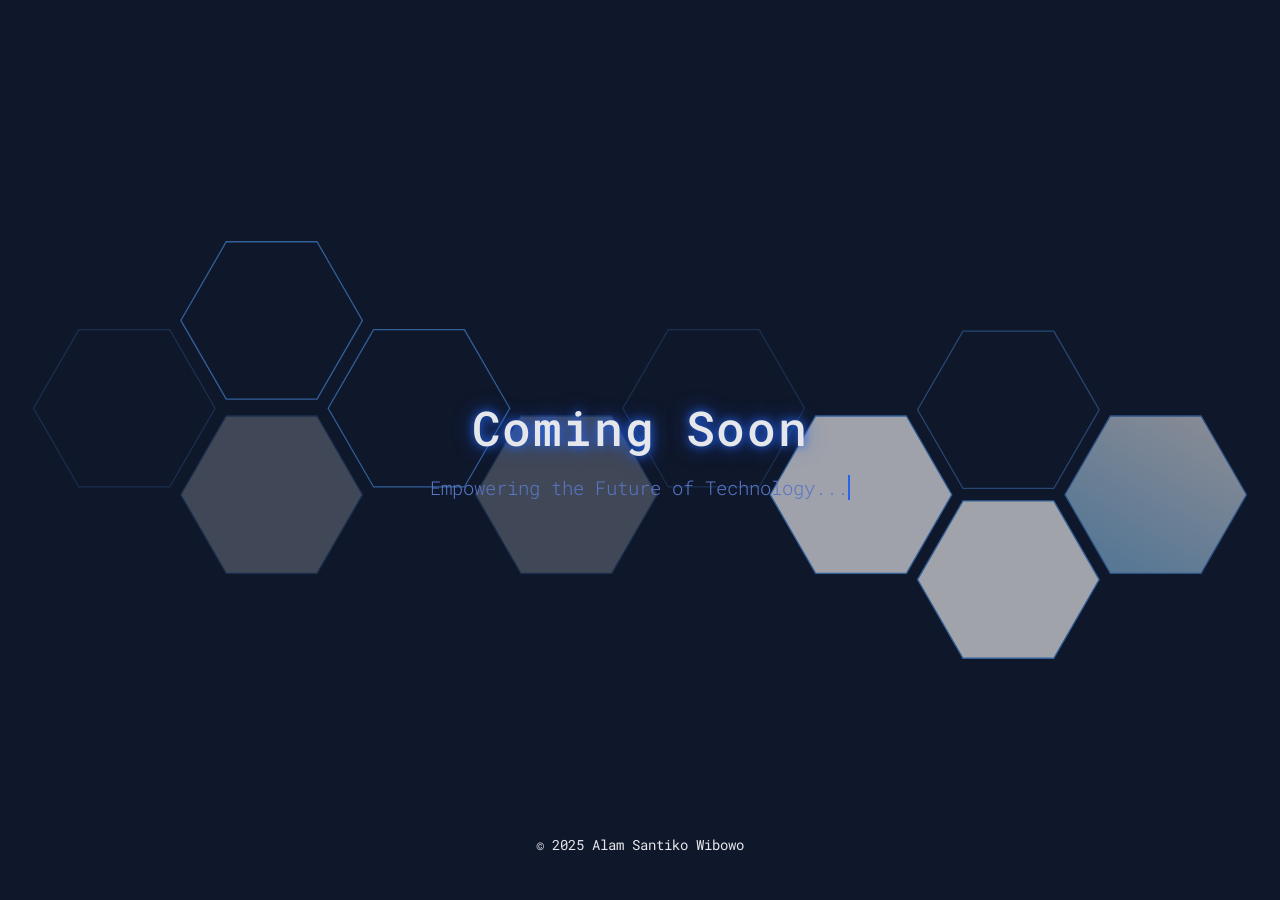
<file: master/public/pages/soon/index.html>
<!DOCTYPE html>
<html lang="en">
<head>
    <meta charset="UTF-8">
    <meta name="viewport" content="width=device-width, initial-scale=1.0">
    <title>Coming Soon</title>
    <link href="https://fonts.googleapis.com/css2?family=Roboto+Mono:wght@300;500&display=swap" rel="stylesheet">
    <style>
        :root {
            --primary-color: #0f172a;
            --secondary-color: #5977c7;
            --highlight-color: #2563eb;
            --text-color: #e5e7eb;
            --glow-color: rgba(37, 99, 235, 0.7);
        }

        body {
            margin: 0;
            font-family: 'Roboto Mono', monospace;
            background: var(--primary-color);
            background-image: url(./images/background.svg);
            background-repeat: no-repeat;
            background-size: 95%;
            background-position-y: 50%;
            background-position-x: center;
            color: var(--text-color);
            display: flex;
            justify-content: center;
            align-items: center;
            height: 100vh;
            overflow: hidden;
        }

        .container {
            text-align: center;
            animation: fadeIn 2s ease-in-out;
        }

        .coming-soon {
            font-size: 3rem;
            font-weight: 500;
            letter-spacing: 0.1rem;
            text-shadow: 0 0 10px var(--highlight-color), 0 0 20px var(--glow-color);
            animation: glow 2s infinite alternate;
        }

        .tech-text {
            font-size: 1.2rem;
            font-weight: 300;
            margin-top: 1rem;
            color: var(--secondary-color);
            animation: typing 4s steps(40, end), blink 0.5s step-end infinite alternate;
            overflow: hidden;
            white-space: nowrap;
            border-right: 2px solid var(--highlight-color);
            display: inline-block;
            box-sizing: border-box;
        }

        @keyframes fadeIn {
            from {
                opacity: 0;
            }
            to {
                opacity: 1;
            }
        }

        @keyframes glow {
            0% {
                text-shadow: 0 0 10px var(--highlight-color), 0 0 20px var(--glow-color);
            }
            100% {
                text-shadow: 0 0 20px var(--highlight-color), 0 0 40px var(--glow-color);
            }
        }

        @keyframes typing {
            from {
                width: 0;
            }
            to {
                width: 100%;
            }
        }

        @keyframes blink {
            from {
                border-color: transparent;
            }
            to {
                border-color: var(--highlight-color);
            }
        }

        .footer {
            position: absolute;
            bottom: 2rem;
            width: 100%;
            text-align: center;
            font-size: 0.9rem;
            color: var(--text-color);
        }

        .footer a {
            color: var(--highlight-color);
            text-decoration: none;
        }

        .footer a:hover {
            text-decoration: underline;
        }
    </style>
</head>
<body>
    <div class="container">
        <div class="coming-soon">Coming Soon</div>
        <div class="tech-text">Empowering the Future of Technology...</div>
    </div>
    <div class="footer">
        <p>&copy; 2025 Alam Santiko Wibowo</p>
    </div>
</body>
</html>
</file>
<file: master/public/assets/css/variables.css>
:root {
    --primary-color: #12347e;
    --secondary-color: #0f285f;
    --text-color: #1f2937;
    --light-text: #f3f4f6;
    --background: #0f172a;
    --card-bg: rgba(255, 255, 255, 0.95);
}

* {
    margin: 0;
    padding: 0;
    box-sizing: border-box;
}
</file>
<file: master/public/assets/css/animations.css>
@keyframes float {
    0% {
        transform: translateY(0px);
    }

    50% {
        transform: translateY(-20px);
    }

    100% {
        transform: translateY(0px);
    }
}

@keyframes slide {
    0% {
        transform: translateX(-100%);
    }

    100% {
        transform: translateX(100%);
    }
}

@keyframes pulse {
    0% {
        transform: scale(1);
        box-shadow: 0 0 0 0 rgba(37, 99, 235, 0.7);
    }

    70% {
        transform: scale(1.05);
        box-shadow: 0 0 0 10px rgba(37, 99, 235, 0);
    }

    100% {
        transform: scale(1);
        box-shadow: 0 0 0 0 rgba(37, 99, 235, 0);
    }
}
</file>
<file: master/public/assets/css/layout.css>
body {
    font-family: 'Inter', Arial, sans-serif;
    line-height: 1.6;
    background: var(--background);
    color: var(--text-color);
    overflow-x: hidden;
}

h2 {
    color: var(--primary-color);
    margin-bottom: 1rem;
    font-size: 1.8rem;
}

ul {
    list-style-position: inside;
    padding-left: 1rem;
}

li {
    margin: 0.5rem 0;
}

a {
    color: var(--primary-color);
    text-decoration: none;
    transition: color 0.3s ease;
}

a:hover {
    color: var(--secondary-color);
}

footer {
    background: var(--text-color);
    color: var(--light-text);
    text-align: center;
    padding: 1rem 0;
    position: relative;
    width: 100%;
}


.container {
    max-width: 800px;
    margin: auto;
    padding: 20px;
    position: relative;
}

section {
    background: var(--card-bg);
    margin: 2rem 0;
    padding: 2rem;
    border-radius: 1rem;
    box-shadow: 0 4px 6px -1px rgba(0, 0, 0, 0.1);
    transition: transform 0.3s ease;
}

section:hover {
    transform: translateY(-5px);
}
</file>
<file: master/public/assets/css/components.css>
.tech-background {
    position: fixed;
    top: 0;
    left: 0;
    right: 0;
    bottom: 0;
    z-index: -1;
    overflow: hidden;
}

.tech-line {
    position: absolute;
    background: linear-gradient(90deg, transparent, var(--primary-color), transparent);
    height: 2px;
    width: 100%;
    animation: slide 8s linear infinite;
    opacity: 0.2;
}

.tech-line:nth-child(1) {
    top: 15%;
    animation-delay: 0s;
}

.tech-line:nth-child(2) {
    top: 35%;
    animation-delay: 2s;
}

.tech-line:nth-child(3) {
    top: 55%;
    animation-delay: 4s;
}

.tech-line:nth-child(4) {
    top: 75%;
    animation-delay: 6s;
}

/* Hero Section with Avatar */
.hero {
    background: linear-gradient(135deg, var(--primary-color), var(--secondary-color));
    background-image: url(../images/background.svg);
    background-repeat: no-repeat;
    background-size: 95%;
    background-position-y: 50%;
    background-position-x: center;
    color: var(--light-text);
    padding: 4rem 0.5rem;
    text-align: center;
    position: relative;
    overflow: hidden;
}

.avatar-container {
    width: 200px;
    height: 200px;
    margin: 0 auto 2rem;
    border-radius: 50%;
    overflow: hidden;
    border: 4px solid var(--light-text);
    box-shadow: 0 0 20px rgba(0, 0, 0, 0.3);
    animation: float 6s ease-in-out infinite;
}

.avatar-container img {
    width: 100%;
    height: 100%;
    object-fit: contain;
}

.hero h1 {
    font-size: 2.5rem;
    margin-bottom: 0.5rem;
}

.hero p {
    font-size: 1.25rem;
    opacity: 0.9;
}

/* Floating Action Button */
.fab {
    position: fixed;
    bottom: 2rem;
    right: 2rem;
    width: 60px;
    height: 60px;
    background: var(--primary-color);
    border-radius: 50%;
    display: flex;
    align-items: center;
    justify-content: center;
    color: white;
    text-decoration: none;
    box-shadow: 0 4px 6px rgba(0, 0, 0, 0.1);
    cursor: pointer;
    transition: all 0.3s ease;
    animation: pulse 2s infinite;
    z-index: 1000;
}

.fab:hover {
    transform: scale(1.1);
    background: var(--secondary-color);
}

.fab i {
    font-size: 32px;
}


/* Skills Grid */
.skills-grid {
    display: grid;
    grid-template-columns: repeat(auto-fit, minmax(250px, 1fr));
    gap: 1rem;
    margin-top: 1rem;
}

.skill-card {
    background: rgba(37, 99, 235, 0.1);
    padding: 1rem;
    border-radius: 0.5rem;
    transition: all 0.3s ease;
}

.skill-card:hover {
    background: rgba(37, 99, 235, 0.2);
    transform: translateY(-2px);
}

.chat-widget {
    position: fixed;
    bottom: 80px;
    right: 2rem;
    width: 300px;
    background: white;
    border-radius: 1rem;
    box-shadow: 0 4px 12px rgba(0, 0, 0, 0.15);
    transform: scale(0);
    opacity: 0;
    transform-origin: bottom right;
    transition: all 0.3s ease;
    z-index: 999;
}

.chat-widget.active {
    transform: scale(1);
    opacity: 1;
}

.chat-header {
    background: var(--primary-color);
    color: white;
    padding: 1rem;
    border-radius: 1rem 1rem 0 0;
    display: flex;
    align-items: center;
    gap: 1rem;
}

.chat-header img {
    width: 40px;
    height: 40px;
    border-radius: 50%;
    border: 2px solid white;
}

.chat-header-info h3 {
    margin: 0;
    font-size: 1rem;
}

.chat-header-info p {
    margin: 0;
    font-size: 0.8rem;
    opacity: 0.8;
}

.chat-body {
    padding: 1rem;
    max-height: 300px;
    overflow-y: auto;
}

.chat-message {
    margin-bottom: 1rem;
    padding: 0.8rem;
    border-radius: 0.5rem;
    max-width: 80%;
    position: relative;
}

.chat-message.received {
    background: #f0f0f0;
    margin-right: auto;
}

.chat-message.sent {
    background: var(--primary-color);
    color: white;
    margin-left: auto;
}

.chat-bubble {
    position: relative;
    background: var(--primary-color);
    color: var(--light-text);
    padding: 1rem;
    border-radius: 1rem;
    margin: 1rem 0;
    max-width: 80%;
}

.chat-bubble::after {
    content: '';
    position: absolute;
    left: -15px;
    top: 50%;
    border: 8px solid transparent;
    border-right-color: var(--primary-color);
    transform: translateY(-50%);
}

.chat-bubble.right {
    margin-left: auto;
    background: var(--secondary-color);
}

.chat-bubble.right::after {
    left: auto;
    right: -15px;
    border-right-color: transparent;
    border-left-color: var(--secondary-color);
}



.chat-footer {
    padding: 1rem;
    border-top: 1px solid #eee;
    display: flex;
    gap: 0.5rem;
}

.chat-input {
    flex: 1;
    padding: 0.5rem;
    border: 1px solid #ddd;
    border-radius: 1.5rem;
    outline: none;
}

.chat-send {
    background: var(--primary-color);
    color: white;
    border: none;
    width: 40px;
    height: 40px;
    border-radius: 50%;
    cursor: pointer;
    display: flex;
    align-items: center;
    justify-content: center;
    transition: background 0.3s ease;
}

.chat-send:hover {
    background: var(--secondary-color);
}

.training-grid {
    display: grid;
    grid-template-columns: repeat(auto-fit, minmax(250px, 1fr));
    gap: 1rem;
    margin-top: 1rem;
}

.training-card {
    background: rgba(37, 99, 235, 0.1);
    padding: 1.5rem;
    border-radius: 0.5rem;
    transition: all 0.3s ease;
    cursor: pointer;
    box-shadow: 0 4px 6px rgba(0, 0, 0, 0.1);
}

.training-card:hover {
    background: rgba(37, 99, 235, 0.2);
    transform: translateY(-5px);
}

.training-card h3 {
    color: var(--primary-color);
    margin-bottom: 0.5rem;
}

.training-card p {
    color: var(--text-color);
    opacity: 0.8;
}

/* Pop up */
/* Pop-up Style */
.popup {
    display: none;
    position: fixed;
    top: 0;
    left: 0;
    width: 100%;
    height: 100%;
    background-color: rgba(0, 0, 0, 0.8);
    justify-content: center;
    align-items: center;
    z-index: 1000;
}

.popup-content {
    position: relative;
    width: 90%;
    height: 80%;
    background: #fff;
    border-radius: 10px;
    overflow: hidden;
    display: flex;
    flex-direction: column;
}

.popup-content iframe {
    flex-grow: 1;
    width: 100%;
    height: 100%;
}

.close-popup,
.fullscreen-popup {
    position: absolute;
    top: 10px;
    background: #000;
    color: #fff;
    border: none;
    padding: 10px;
    border-radius: 5px;
    cursor: pointer;
}

.close-popup {
    right: 10px;
}

.fullscreen-popup {
    right: 50px;
}
</file>
<file: master/public/assets/css/responsive.css>
/* CSS Custom Properties for consistent values */
:root {
    --container-max-width: 1440px;
    --spacing-xs: 0.75rem;
    --spacing-sm: 1rem;
    --spacing-md: 1.25rem;
    --spacing-lg: 1.75rem;
    --spacing-xl: 2rem;
    
    --grid-gap-sm: 1rem;
    --grid-gap-md: 1.5rem;
    --grid-gap-lg: 2rem;
    
    /* Add smooth transitions for responsive changes */
    --transition-speed: 0.3s;
}

/* Base styles */
.container {
    max-width: var(--container-max-width);
    margin: 0 auto;
    width: 100%;
    box-sizing: border-box;
}

section {
    transition: padding var(--transition-speed) ease;
}

.hero h1 {
    transition: font-size var(--transition-speed) ease;
    line-height: 1.2;
    margin: 0;
}

.avatar-container {
    border-radius: 50%;
    overflow: hidden;
    transition: all var(--transition-speed) ease;
}

.skills-grid,
.training-grid {
    width: 100%;
    transition: gap var(--transition-speed) ease;
}

.chat-widget {
    margin: 0 auto;
    transition: width var(--transition-speed) ease;
    box-shadow: 0 2px 10px rgba(0, 0, 0, 0.1);
}

.chat-header img {
    object-fit: cover;
    border-radius: 50%;
    transition: all var(--transition-speed) ease;
}

/* Mobile Portrait (up to 480px) */
@media (max-width: 480px) {
    .container {
        padding: 10px;
    }
    
    section {
        padding: var(--spacing-xs);
    }
    
    .hero h1 {
        font-size: clamp(1.5rem, 5vw, 1.8rem);
    }
    
    .avatar-container {
        width: 140px;
        height: 140px;
    }
    
    .skills-grid,
    .training-grid {
        grid-template-columns: 1fr;
        gap: var(--grid-gap-sm);
    }
    
    .chat-widget {
        width: min(90%, 400px);
    }
    
    .chat-header img {
        width: 35px;
        height: 35px;
    }
}

/* Mobile Landscape (481px - 768px) */
@media (min-width: 481px) and (max-width: 768px) {
    .container {
        padding: 12px;
    }
    
    section {
        padding: var(--spacing-sm);
    }
    
    .hero h1 {
        font-size: clamp(1.8rem, 6vw, 2rem);
    }
    
    .avatar-container {
        width: 150px;
        height: 150px;
    }
    
    .skills-grid,
    .training-grid {
        grid-template-columns: repeat(2, 1fr);
        gap: var(--grid-gap-sm);
    }
    
    .chat-widget {
        width: min(80%, 500px);
    }
    
    .chat-header img {
        width: 40px;
        height: 40px;
    }
}

/* Tablet (769px - 1024px) */
@media (min-width: 769px) and (max-width: 1024px) {
    .container {
        padding: 18px;
    }
    
    section {
        padding: var(--spacing-md);
    }
    
    .hero h1 {
        font-size: clamp(2rem, 7vw, 2.5rem);
    }
    
    .avatar-container {
        width: 180px;
        height: 180px;
    }
    
    .skills-grid {
        grid-template-columns: repeat(3, 1fr);
        gap: var(--grid-gap-md);
    }
    
    .training-grid {
        grid-template-columns: repeat(3, 1fr);
        gap: var(--grid-gap-md);
    }
    
    .chat-widget {
        width: min(70%, 600px);
    }
    
    .chat-header img {
        width: 45px;
        height: 45px;
    }
}

/* Desktop (1025px and above) */
@media (min-width: 1025px) {
    :root {
        --container-max-width: 980px;
    }
    .container {
        padding: 25px;
    }
    
    section {
        padding: var(--spacing-lg);
    }
    
    .hero h1 {
        font-size: clamp(2.5rem, 8vw, 3rem);
    }
    
    .avatar-container {
        width: 220px;
        height: 220px;
    }
    
    .skills-grid {
        grid-template-columns: repeat(2, 1fr);
        gap: var(--grid-gap-lg);
    }
    
    .training-grid {
        grid-template-columns: repeat(2, 1fr);
        gap: var(--grid-gap-lg);
    }
    
    .chat-widget {
        width: min(60%, 800px);
    }
    
    .chat-header img {
        width: 50px;
        height: 50px;
    }
}
</file>
